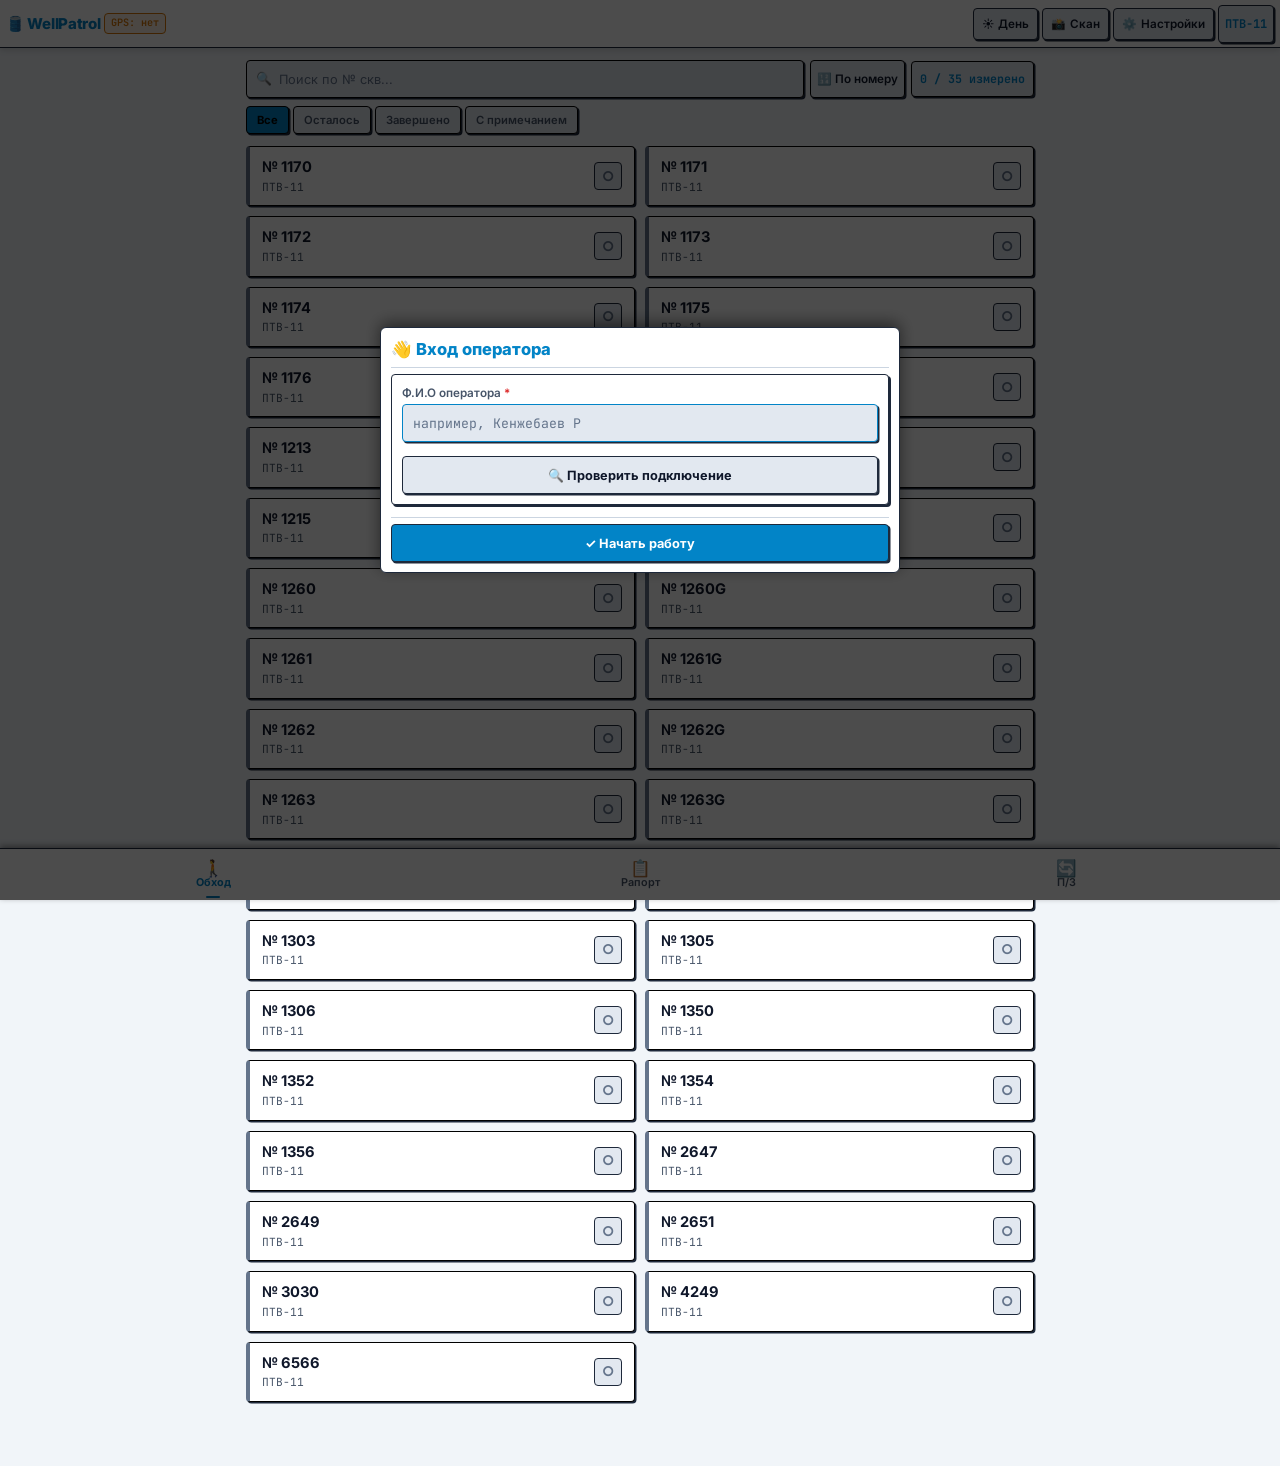
<file: index.html>
<!DOCTYPE html>
<html lang="ru">
<head>
  <meta charset="UTF-8">
  <meta name="viewport" content="width=device-width, initial-scale=1.0, maximum-scale=1.0, user-scalable=no, viewport-fit=cover">
  <meta name="color-scheme" content="dark">
  <meta name="theme-color" content="#161b22" id="meta-theme-color">
  <meta name="apple-mobile-web-app-capable" content="yes">
  <meta name="apple-touch-fullscreen" content="yes">
  <meta name="apple-mobile-web-app-status-bar-style" content="black-translucent" id="meta-apple-status">
  <meta name="mobile-web-app-capable" content="yes">
  <meta name="description" content="🛢️ WellPatrol — мобильное приложение для операторов по добыче нефти">
  <title>🛢️ WellPatrol</title>
  <script>
    (function() {
      var saved = localStorage.getItem('dng_theme');
      var isLight = saved === 'light' || (!saved && window.matchMedia && window.matchMedia('(prefers-color-scheme: light)').matches);
      document.documentElement.setAttribute('data-theme', isLight ? 'light' : 'dark');
      var meta = document.getElementById('meta-theme-color');
      if (meta) meta.setAttribute('content', '#161b22');
      var appleMeta = document.getElementById('meta-apple-status');
      if (appleMeta) appleMeta.setAttribute('content', 'black-translucent');
    })();
  </script>
  <link rel="icon" type="image/x-icon" href="favicons/favicon.ico">
  <link rel="icon" type="image/png" sizes="16x16" href="favicons/favicon-16x16.png">
  <link rel="icon" type="image/png" sizes="32x32" href="favicons/favicon-32x32.png">
  <link rel="icon" type="image/png" sizes="48x48" href="favicons/favicon-48x48.png">
  <link rel="apple-touch-icon" sizes="180x180" href="favicons/apple-touch-icon.png">
  <link rel="manifest" href="manifest.json">
  <link rel="preconnect" href="https://fonts.googleapis.com">
  <link rel="preconnect" href="https://fonts.gstatic.com" crossorigin>
  <link href="https://fonts.googleapis.com/css2?family=Inter:wght@400;500;600;700;800&family=JetBrains+Mono:wght@400;500;600;700&display=swap" rel="stylesheet">
  <link rel="stylesheet" href="style.css">
</head>
<body>

  <!-- ШАПКА -->
  <header class="app-header">
    <div class="app-header-content">
      <div class="brand">
        <span class="logo">🛢️ WellPatrol</span>
        <span id="gps-status" class="gps-badge">GPS: поиск...</span>
      </div>
      <div class="header-controls">
        <button type="button" class="btn-header-action btn-theme-toggle" id="btn-theme-toggle" title="Переключить тему (День / Ночь)">
          <span id="theme-icon">🌙</span> <span class="btn-text" id="theme-text">Ночь</span>
        </button>
        <button type="button" class="btn-header-action btn-scan-action" id="btn-open-scan" title="Распознать суточный рапорт с фото (Gemini)">
          <span>📸</span> <span class="btn-text">Скан</span>
        </button>
        <button type="button" class="btn-header-action" id="btn-open-settings" title="Настройки и Синхронизация">
          <span>⚙️</span> <span class="btn-text">Настройки</span>
        </button>
        <div class="ptv-control">
          <select id="ptv-select">
            <option value="9">ПТВ-9</option>
            <option value="10">ПТВ-10</option>
            <option value="11" selected>ПТВ-11</option>
            <option value="12">ПТВ-12</option>
            <option value="13">ПТВ-13</option>
          </select>
        </div>
      </div>
    </div>
  </header>

  <!-- КОНТЕНТ -->
  <main class="content-area">

    <!-- Таб 1: ОБХОД -->
    <section id="tab-patrol" class="tab-pane active">
      <div class="filter-bar">
        <div class="search-wrap">
          <span class="search-icon">🔍</span>
          <input type="text" id="well-search" placeholder="Поиск по № скв..." inputmode="numeric" autocomplete="off">
        </div>
        <div class="sort-wrap">
          <select id="patrol-sort-select" title="Сортировка скважин">
            <option value="num">🔢 По номеру</option>
            <option value="gps">📍 По GPS</option>
          </select>
        </div>
        <div class="summary-pill" id="patrol-progress">0 / 0</div>
      </div>
      <div class="filter-pills" id="patrol-filter-pills">
        <button class="pill-btn active" data-filter="all">Все</button>
        <button class="pill-btn" data-filter="todo">Осталось</button>
        <button class="pill-btn" data-filter="done">Завершено</button>
        <button class="pill-btn" data-filter="notes">С примечанием</button>
      </div>
      <div id="wells-list" class="wells-container"></div>
    </section>

    <!-- Таб 2: РАПОРТ -->
    <section id="tab-report" class="tab-pane">
      <div class="report-toolbar">
        <div class="date-selector">
          <label for="report-date">Дата:</label>
          <input type="date" id="report-date">
        </div>
        <div class="report-toolbar-actions" style="display:flex; gap:6px; flex-wrap:wrap;">
          <button type="button" class="btn btn-secondary btn-header-action" id="btn-open-bulk-edit" style="height:32px; padding:0 8px; font-size:0.78rem; border-radius:var(--r-sm);" title="Массовое добавление / редактирование / удаление замеров">
            <span>📝</span> <span class="btn-text">Массовый ввод</span>
          </button>
          <button type="button" class="btn btn-secondary btn-header-action" id="btn-open-excel-export" style="height:32px; padding:0 8px; font-size:0.78rem; border-radius:var(--r-sm);" title="Экспорт суточного рапорта в XLSX (для печати)">
            <span>📊</span> <span class="btn-text">Рапорт XLSX</span>
          </button>
        </div>
      </div>
      <div class="table-scroll-wrapper">
        <table class="report-table" id="report-table">
          <thead>
            <tr>
              <th>Скв</th><th>Показания</th><th>Q</th>
              <th>P б</th><th>P з</th><th>Об</th><th>t°</th>
              <th>⏰</th><th>📝</th>
            </tr>
          </thead>
          <tbody id="report-table-body"></tbody>
        </table>
      </div>
    </section>

    <!-- Таб 3: П/З (ПЕРЕЗАМЕР) -->
    <section id="tab-pz" class="tab-pane">
      <div class="filter-bar">
        <div class="search-wrap">
          <span class="search-icon">🔍</span>
          <input type="text" id="pz-search" placeholder="Поиск в П/З..." autocomplete="off">
        </div>
        <button type="button" class="btn btn-primary btn-add-pz-manual" id="btn-add-pz-manual">+ П/З</button>
      </div>
      <div class="filter-pills" id="pz-filter-pills">
        <button class="pill-btn active" data-pz-filter="all">Все</button>
        <button class="pill-btn" data-pz-filter="pending">Ожидают 2-й замер</button>
        <button class="pill-btn" data-pz-filter="done">Завершенные</button>
      </div>
      <div id="pz-list" class="pz-container"></div>
    </section>
  </main>

  <!-- НИЖНЯЯ НАВИГАЦИЯ -->
  <nav class="bottom-nav">
    <button class="nav-btn active" data-tab="tab-patrol">
      <span class="nav-icon">🚶</span>
      <span class="nav-label">Обход</span>
    </button>
    <button class="nav-btn" data-tab="tab-report">
      <span class="nav-icon">📋</span>
      <span class="nav-label">Рапорт</span>
    </button>
    <button class="nav-btn" data-tab="tab-pz">
      <span class="nav-icon">🔄</span>
      <span class="nav-label">П/З</span>
    </button>
  </nav>

  <!-- МОДАЛ: ЗАМЕР СКВАЖИНЫ -->
  <div id="modal-measure" class="modal hidden">
    <div class="modal-backdrop" id="modal-backdrop"></div>
    <div class="modal-content">
      <div class="modal-header">
        <div>
          <h2 id="modal-well-title">№ 1170</h2>
          <span class="sub-title" id="modal-ptv-title">ПТВ-11</span>
        </div>
        <button class="modal-close" id="btn-close-modal">&times;</button>
      </div>
      <form id="form-measure" novalidate>
        <input type="hidden" id="form-well-id">

        <!-- Кнопка/ползунок П/З (Перезамер) -->
        <div class="pz-toggle-card" id="pz-toggle-card">
          <div class="pz-toggle-info">
            <span class="pz-toggle-title">🔄 В журнал П/З (Перезамер)</span>
            <span class="pz-toggle-sub">Клонировать № СКВ, время и показания в П/З</span>
          </div>
          <label class="switch">
            <input type="checkbox" id="input-pz-clone">
            <span class="slider round"></span>
          </label>
        </div>

        <div class="form-row two-cols">
          <div class="form-group">
            <label>Время</label>
            <input type="time" id="input-time" required>
          </div>
          <div class="form-group">
            <label>Дата</label>
            <input type="date" id="input-date" required>
          </div>
        </div>
        <div class="form-group highlight-box">
          <div class="row-between">
            <label>Показания</label>
            <span class="prev-badge" id="prev-meter-text">Последний: —</span>
          </div>
          <input type="number" id="input-meter" step="any" inputmode="numeric" placeholder="0" required>
        </div>
        <div class="form-group highlight-box-accent">
          <label>Q факт (м³/сут)</label>
          <div class="input-badge-wrap">
            <input type="number" id="input-flow" step="any" inputmode="decimal" placeholder="">
            <span class="autocalc-badge hidden" id="flow-autocalc-badge">⚡ Авто</span>
          </div>
          <div class="field-warn hidden" id="warn-flow"></div>
        </div>
        <div class="form-row two-cols">
          <div class="form-group">
            <label>P буф</label>
            <input type="number" id="input-pbuf" step="0.1" inputmode="decimal" placeholder="0.0">
            <div class="field-warn hidden" id="warn-pbuf"></div>
          </div>
          <div class="form-group">
            <label>P зат</label>
            <input type="number" id="input-pzat" step="0.1" inputmode="decimal" placeholder="0.0">
            <div class="field-warn hidden" id="warn-pzat"></div>
          </div>
        </div>
        <div class="form-row two-cols">
          <div class="form-group">
            <label>Об/Чк</label>
            <input type="number" id="input-strokes" step="1" inputmode="numeric" placeholder="0">
          </div>
          <div class="form-group">
            <label>t°C</label>
            <input type="number" id="input-temp" step="1" inputmode="numeric" placeholder="0">
          </div>
        </div>
        <div class="form-group">
          <label>Примечание</label>
          <input type="text" id="input-notes" placeholder="Текст">
        </div>

        <!-- Секция: История замеров и график -->
        <div class="history-block">
          <button type="button" class="btn-history-toggle" id="btn-toggle-history">
            <span>📈 История замеров (7 дней)</span>
            <span id="history-arrow">▼</span>
          </button>
          <div class="history-content hidden" id="history-content">
            <div class="history-chart-container" id="history-chart"></div>
            <div class="history-table-wrapper">
              <table class="mini-history-table">
                <thead>
                  <tr><th>Дата</th><th>Показания</th><th>Q</th><th>P б</th><th>P з</th></tr>
                </thead>
                <tbody id="history-table-body"></tbody>
              </table>
            </div>
          </div>
        </div>

        <div class="modal-footer">
          <button type="button" class="btn btn-secondary" id="btn-cancel-modal">Отмена</button>
          <button type="submit" class="btn btn-primary">Сохранить</button>
        </div>
      </form>
    </div>
  </div>

  <!-- МОДАЛ: НАСТРОЙКИ & СИНХРОНИЗАЦИЯ -->
  <div id="modal-settings" class="modal hidden">
    <div class="modal-backdrop" id="settings-backdrop"></div>
    <div class="modal-content">
      <div class="modal-header">
        <div>
          <h2 id="settings-modal-title">⚙️ Настройки</h2>
        </div>
        <button class="modal-close" id="btn-close-settings">&times;</button>
      </div>

      <div class="card settings-card">
        <div class="form-group">
          <label for="setting-operator-name">Ф.И.О оператора <span style="color:var(--c-danger);">*</span></label>
          <input type="text" id="setting-operator-name" placeholder="например, Кенжебаев Р" required autocomplete="name">
        </div>

        <div style="margin-top:14px; display:flex; gap:8px; align-items:center;">
          <button type="button" class="btn btn-secondary btn-sm" id="btn-test-connection" style="flex:1;">
            🔍 Проверить подключение
          </button>
        </div>
        <div id="connection-status-msg" style="font-size:0.75rem; margin-top:8px; display:none; padding:6px 10px; border-radius:var(--r-sm);"></div>
      </div>

      <div class="modal-footer" style="margin-top:12px; display:flex; gap:8px; justify-content:flex-end;">
        <button type="button" class="btn btn-secondary" id="btn-cancel-settings">Отмена</button>
        <button type="button" class="btn btn-primary" id="btn-save-settings">✓ Сохранить</button>
      </div>
    </div>
  </div>

  <!-- МОДАЛ: ДОБАВИТЬ/РЕДАКТИРОВАТЬ П/З -->
  <div id="modal-pz-edit" class="modal hidden">
    <div class="modal-backdrop" id="pz-edit-backdrop"></div>
    <div class="modal-content">
      <div class="modal-header">
        <div>
          <h2 id="pz-modal-title">Перезамер (П/З)</h2>
          <span class="sub-title">Карточка перезамера</span>
        </div>
        <button class="modal-close" id="btn-close-pz-edit">&times;</button>
      </div>
      <form id="form-pz-edit" novalidate>
        <input type="hidden" id="pz-edit-id">
        <div class="form-group">
          <div class="row-between">
            <label>Номер скважины</label>
            <span id="pz-edit-ptv-badge" class="well-db-badge empty">—</span>
          </div>
          <input type="text" id="pz-edit-well-number" required placeholder="например, 1170">
        </div>
        <div class="highlight-box">
          <div class="row-between">
            <label style="font-weight:700; color:var(--c-primary);">Замер 1</label>
          </div>
          <div class="form-row two-cols" style="margin-bottom:0;">
            <div class="form-group">
              <label>Показание 1</label>
              <input type="number" step="any" id="pz-edit-v1" required placeholder="0">
            </div>
            <div class="form-group">
              <label>Дата и Время 1</label>
              <input type="datetime-local" id="pz-edit-t1" required>
            </div>
          </div>
        </div>
        <div class="highlight-box-accent">
          <div class="row-between">
            <label style="font-weight:700; color:var(--c-success);">Замер 2</label>
          </div>
          <div class="form-row two-cols" style="margin-bottom:0;">
            <div class="form-group">
              <label>Показание 2</label>
              <input type="number" step="any" id="pz-edit-v2" placeholder="Не заполнено">
            </div>
            <div class="form-group">
              <label>Дата и Время 2</label>
              <input type="datetime-local" id="pz-edit-t2">
            </div>
          </div>
        </div>
        <div class="modal-footer">
          <button type="button" class="btn btn-secondary" id="btn-cancel-pz-edit">Отмена</button>
          <button type="submit" class="btn btn-primary">Сохранить</button>
        </div>
      </form>
    </div>
  </div>

  <!-- МОДАЛ: КЛОНИРОВАТЬ П/З -->
  <div id="modal-pz-clone" class="modal hidden">
    <div class="modal-backdrop" id="pz-clone-backdrop"></div>
    <div class="modal-content">
      <div class="modal-header">
        <div>
          <h2>Клонировать П/З <span id="pz-clone-well-name" class="sub-title"></span></h2>
          <span class="sub-title">Создать новую запись в П/З</span>
        </div>
        <button class="modal-close" id="btn-close-pz-clone">&times;</button>
      </div>
      <form id="form-pz-clone" novalidate>
        <input type="hidden" id="pz-clone-source-id">
        <div class="form-group">
          <div class="row-between">
            <label>Номер новой скважины</label>
            <span id="pz-clone-ptv-badge" class="well-db-badge empty">—</span>
          </div>
          <input type="text" id="pz-clone-well-number" required>
        </div>
        <div class="form-group">
          <label style="font-weight:600; margin-bottom:8px;">Какое показание использовать как стартовое?</label>
          <div style="display:flex; flex-direction:column; gap:8px;">
            <label style="display:flex; align-items:center; gap:8px; padding:10px; border:1px solid var(--c-border); border-radius:var(--r-sm); cursor:pointer; background-color:var(--c-surface);">
              <input type="radio" name="pz-clone-source" value="1" checked>
              <span style="font-size:0.85rem; font-weight:600;">Замер 1: <span id="pz-clone-v1-text" style="font-family:monospace; font-weight:700;"></span> (<span id="pz-clone-t1-text" style="color:var(--c-text-muted);"></span>)</span>
            </label>
            <label id="pz-clone-opt-2-wrap" style="display:flex; align-items:center; gap:8px; padding:10px; border:1px solid var(--c-border); border-radius:var(--r-sm); cursor:pointer; background-color:var(--c-surface);">
              <input type="radio" name="pz-clone-source" value="2">
              <span style="font-size:0.85rem; font-weight:600;">Замер 2: <span id="pz-clone-v2-text" style="font-family:monospace; font-weight:700;"></span> (<span id="pz-clone-t2-text" style="color:var(--c-text-muted);"></span>)</span>
            </label>
          </div>
        </div>
        <div class="modal-footer">
          <button type="button" class="btn btn-secondary" id="btn-cancel-pz-clone">Отмена</button>
          <button type="submit" class="btn btn-primary">Создать клон</button>
        </div>
      </form>
    </div>
  </div>
  <!-- МОДАЛ: ИМПОРТ РАПОРТА С ФОТО (GEMINI) -->
  <div id="modal-scan-ocr" class="modal hidden">
    <div class="modal-backdrop" id="scan-backdrop"></div>
    <div class="modal-content scan-modal-content">
      <div class="modal-header">
        <div>
          <h2>📸 Скан рапорта (Gemini)</h2>
          <span class="sub-title">Автораспознавание рукописного рапорта с фото</span>
        </div>
        <button class="modal-close" id="btn-close-scan">&times;</button>
      </div>

      <!-- Зона 1: Загрузка снимка и API ключ -->
      <div class="scan-step-1" id="scan-step-1">
        <div class="api-key-config-box">
          <div class="row-between" style="margin-bottom:4px;">
            <label for="input-gemini-key" style="font-weight:700;font-size:0.78rem;">🔑 Gemini API Key:</label>
            <span style="font-size:0.7rem;color:var(--c-text-muted);">Сохраняется локально</span>
          </div>
          <input type="password" id="input-gemini-key" placeholder="AIzaSy..." autocomplete="off">
        </div>

        <div class="scan-upload-box">
          <div class="upload-icon">📄📸</div>
          <p class="upload-title">Сфотографируйте или выберите снимки А4 рапорта</p>
          <p class="upload-sub">Поддерживается рукописная таблица ПТВ</p>
          <label for="input-report-photo" class="btn btn-primary btn-upload-photo">
            <span>📷 Выбрать фото / Сделать снимок</span>
          </label>
          <input type="file" id="input-report-photo" accept="image/*" class="hidden">
        </div>
      </div>

      <!-- Зона 2: Загрузка/Распознавание -->
      <div class="scan-loading hidden" id="scan-loading">
        <div class="spinner"></div>
        <p class="loading-text">Распознаём рукописный рапорт с помощью Gemini...</p>
        <span class="loading-sub">Извлечение показаний, Q, давления, температуры и времени</span>
      </div>

      <!-- Зона 3: Таблица сверки результатов -->
      <div class="scan-step-2 hidden" id="scan-step-2">
        <div class="scan-summary-bar">
          <div class="scan-date-wrap">
            <label for="scan-input-date" style="font-weight:700;">📅 Дата рапорта <span style="color:var(--c-danger);">*</span>:</label>
            <input type="date" id="scan-input-date" class="scan-date-input" required>
          </div>
          <button type="button" class="btn btn-secondary btn-sm" id="btn-scan-add-row" style="height:28px; padding:0 8px; font-size:0.75rem;" title="Добавить строку вручную">➕ Строка</button>
          <span id="scan-count-text" class="scan-count-tag">Найдено: <b>0</b> замеров</span>
        </div>
        <div class="scan-table-wrapper">
          <table class="scan-preview-table">
            <thead>
              <tr>
                <th><input type="checkbox" id="scan-check-all" checked></th>
                <th>СКВ</th>
                <th>Статус БД</th>
                <th>Показания</th>
                <th>Q</th>
                <th>P б</th>
                <th>P з</th>
                <th>Об/м</th>
                <th>t°</th>
                <th>Время</th>
                <th>🗑️</th>
              </tr>
            </thead>
            <tbody id="scan-table-body"></tbody>
          </table>
        </div>
        <div class="modal-footer" style="margin-top:12px;display:flex;gap:8px;justify-content:flex-end;">
          <button type="button" class="btn btn-secondary" id="btn-cancel-scan">Отмена</button>
          <button type="button" class="btn btn-primary" id="btn-apply-scan">✓ Импортировать в базу</button>
        </div>
      </div>
    </div>
  </div>

  <!-- МОДАЛ: МАССОВОЕ ДОБАВЛЕНИЕ / РЕДАКТИРОВАНИЕ / УДАЛЕНИЕ ЗА ДАТУ -->
  <div id="modal-bulk-edit" class="modal hidden">
    <div class="modal-backdrop" id="bulk-edit-backdrop"></div>
    <div class="modal-content scan-modal-content">
      <div class="modal-header">
        <div>
          <h2>📝 Массовый ввод & редактирование</h2>
          <span class="sub-title">Быстрое изменение и очистка замеров за выбранную дату</span>
        </div>
        <button class="modal-close" id="btn-close-bulk-edit">&times;</button>
      </div>

      <div class="scan-summary-bar" style="margin-bottom:8px;">
        <span id="bulk-count-text" class="scan-count-tag">--.--.---- | Скважин в списке: <b>0</b></span>
      </div>

      <div class="scan-table-wrapper">
        <table class="scan-preview-table bulk-preview-table">
          <thead>
            <tr>
              <th>СКВ</th>
              <th>Показания</th>
              <th>Q</th>
              <th>P б</th>
              <th>P з</th>
              <th>Об/м</th>
              <th>t°</th>
              <th>Время</th>
              <th>Прим.</th>
              <th>✕</th>
            </tr>
          </thead>
          <tbody id="bulk-table-body"></tbody>
        </table>
      </div>

      <div class="modal-footer" style="margin-top:12px;display:flex;gap:8px;justify-content:flex-end;">
        <button type="button" class="btn btn-secondary" id="btn-cancel-bulk-edit">Отмена</button>
        <button type="button" class="btn btn-primary" id="btn-apply-bulk-edit">✓ Сохранить изменения в БД</button>
      </div>
    </div>
  </div>

  <!-- МОДАЛ: ЭКСПОРТ СУТОЧНОГО РАПОРТА (XLSX) -->
  <div id="modal-excel-export" class="modal hidden">
    <div class="modal-backdrop" id="excel-export-backdrop"></div>
    <div class="modal-content">
      <div class="modal-header">
        <div>
          <h2>📊 Экспорт суточного рапорта</h2>
          <span class="sub-title" id="excel-export-ptv-date-label">ПТВ-11 | Дата: 30.09.2026</span>
        </div>
        <button class="modal-close" id="btn-close-excel-export">&times;</button>
      </div>
      <form id="form-excel-export" novalidate>
        <div class="form-group">
          <label for="export-master-fio">Ф.И.О Мастера <span style="color:var(--c-danger);">*</span></label>
          <input type="text" id="export-master-fio" required placeholder="например, Кенжебаев Р">
        </div>
        <div class="form-group" style="margin-top:4px; margin-bottom:12px;">
          <div style="font-size:0.78rem; color:var(--c-text-muted); display:flex; align-items:center; gap:6px;">
            <span>Оператор:</span>
            <b id="export-operator-badge" style="color:var(--c-primary); font-family:var(--font-mono);">—</b>
          </div>
        </div>
        <div class="modal-footer">
          <button type="button" class="btn btn-secondary" id="btn-cancel-excel-export">Отмена</button>
          <button type="submit" class="btn btn-primary" id="btn-submit-excel-export">📥 Скачать XLSX</button>
        </div>
      </form>
    </div>
  </div>

  <!-- TOAST -->
  <div id="toast" class="toast hidden"></div>

  <script src="./xlsx-populate.min.js"></script>
  <script src="db.js"></script>
  <script src="app.js"></script>
  <script>
    if ('serviceWorker' in navigator) {
      navigator.serviceWorker.register('sw.js').then(function(reg) {
        reg.update();
      }).catch(console.error);
    }
  </script>
</body>
</html>
</file>
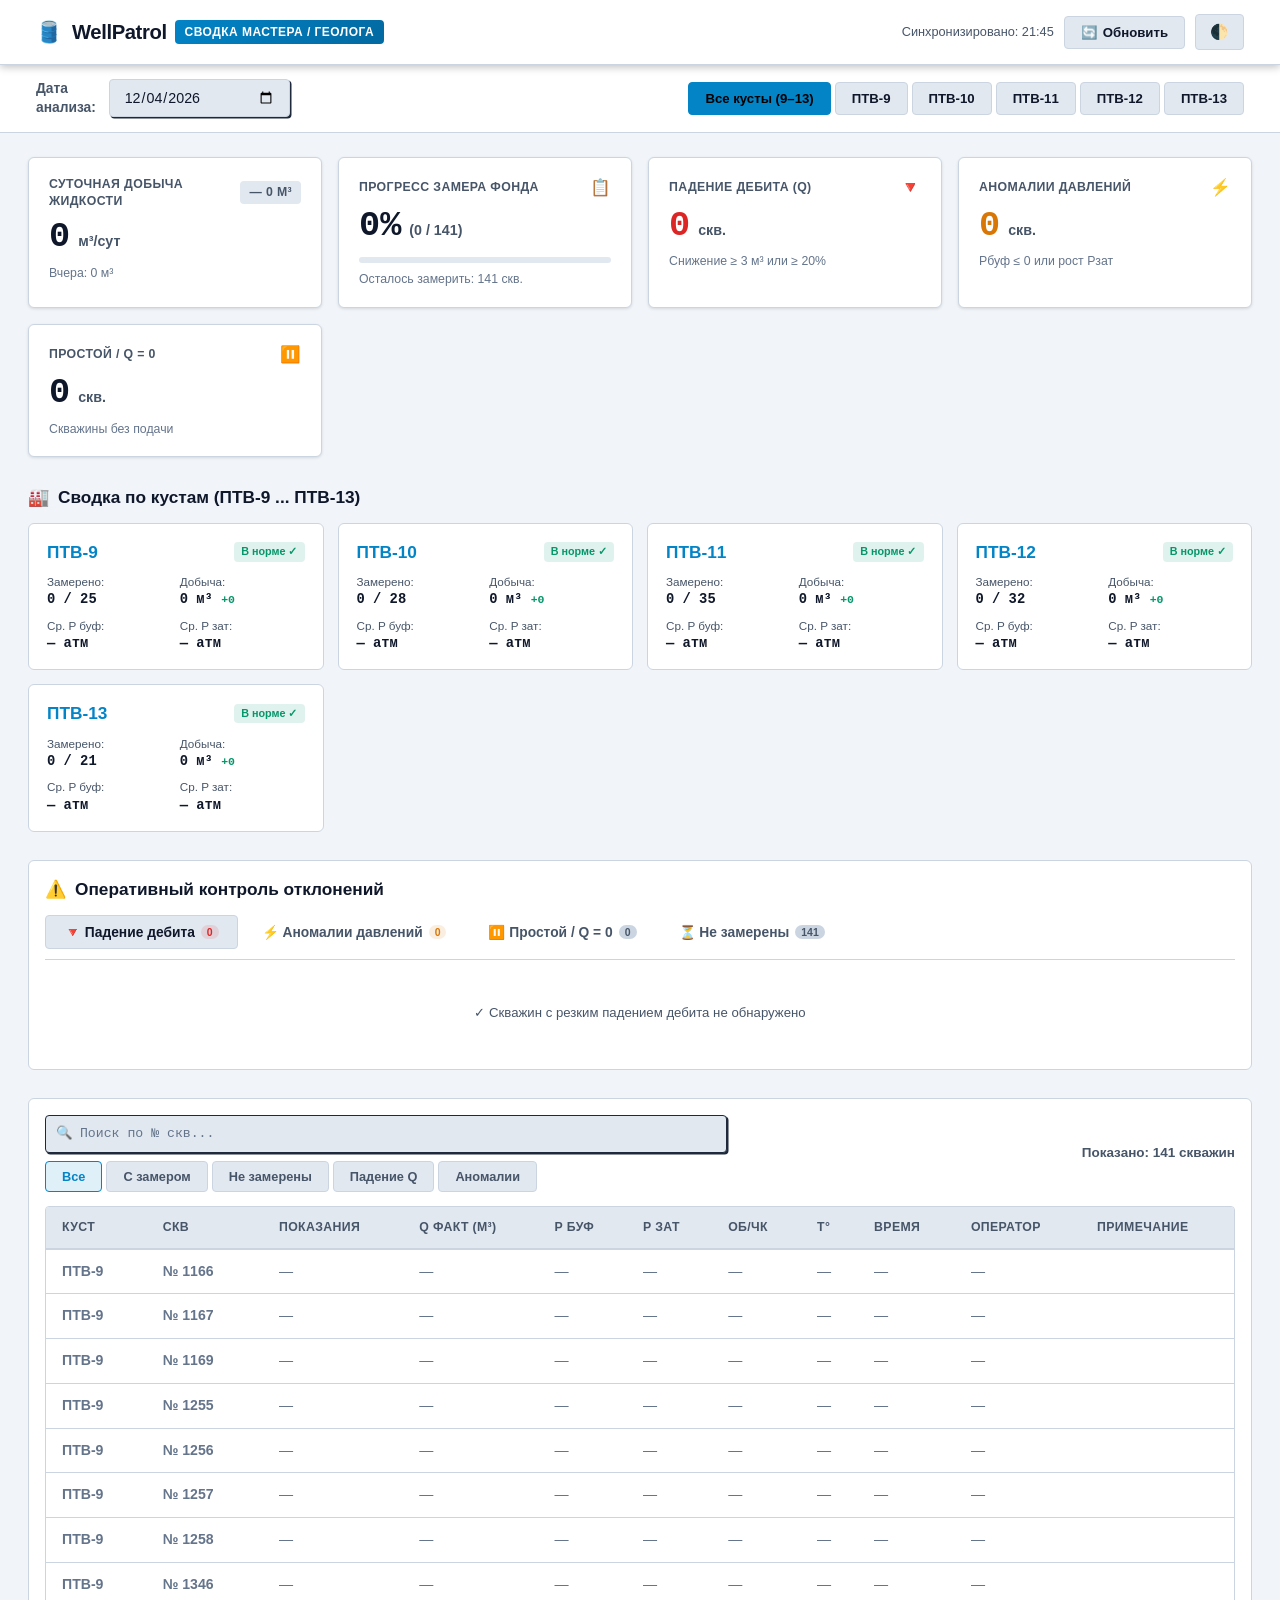
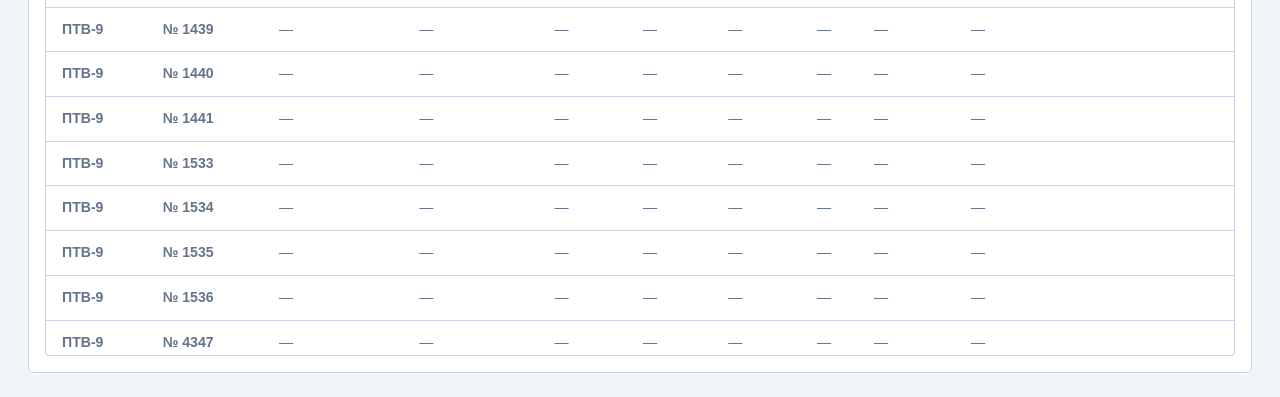
<file: dashboard.html>
<!DOCTYPE html>
<html lang="ru" data-theme="dark">
<head>
  <meta charset="UTF-8">
  <meta name="viewport" content="width=device-width, initial-scale=1.0, maximum-scale=1.0, user-scalable=no">
  <title>WellPatrol · Сводный дашборд Мастера и Геолога</title>
  
  <link rel="icon" type="image/x-icon" href="./favicons/favicon.ico">
  <link rel="icon" type="image/png" sizes="32x32" href="./favicons/favicon-32x32.png">
  <link rel="icon" type="image/png" sizes="16x16" href="./favicons/favicon-16x16.png">
  <link rel="apple-touch-icon" sizes="180x180" href="./favicons/apple-touch-icon.png">
  <link rel="manifest" href="./manifest.json">
  <meta name="theme-color" content="#161b22">

  <link rel="stylesheet" href="./style.css">
  <link rel="stylesheet" href="./dashboard.css">
</head>
<body class="dashboard-page">

  <!-- ── 1. ВЕРХНЯЯ ШАПКА ────────────────────────────────────── -->
  <header class="dash-header">
    <div class="dash-header-inner">
      <div class="dash-brand">
        <span style="font-size:1.4rem;">🛢️</span>
        <div class="dash-title">
          <span>WellPatrol</span>
          <span class="dash-badge-role">Сводка Мастера / Геолога</span>
        </div>
      </div>

      <div class="dash-header-actions">
        <span class="dash-sync-info" id="dash-sync-time">Синхронизировано: —</span>
        <button type="button" class="dash-btn-sync" id="btn-dash-sync" title="Запросить свежие замеры из Google Таблицы">
          <span class="spin-icon">🔄</span> <span>Обновить</span>
        </button>
        <button type="button" class="dash-theme-btn" id="btn-dash-theme" title="Сменить тему">🌓</button>
      </div>
    </div>
  </header>

  <!-- ── 2. ПАНЕЛЬ УПРАВЛЕНИЯ И ФИЛЬТРОВ ─────────────────────── -->
  <div class="dash-controls">
    <div class="dash-controls-inner">
      <div class="dash-date-picker">
        <label for="dash-date">Дата анализа:</label>
        <input type="date" id="dash-date">
      </div>

      <div class="dash-ptv-filters" id="dash-ptv-bar">
        <button type="button" class="dash-ptv-btn active" data-ptv="all">Все кусты (9–13)</button>
        <button type="button" class="dash-ptv-btn" data-ptv="9">ПТВ-9</button>
        <button type="button" class="dash-ptv-btn" data-ptv="10">ПТВ-10</button>
        <button type="button" class="dash-ptv-btn" data-ptv="11">ПТВ-11</button>
        <button type="button" class="dash-ptv-btn" data-ptv="12">ПТВ-12</button>
        <button type="button" class="dash-ptv-btn" data-ptv="13">ПТВ-13</button>
      </div>
    </div>
  </div>

  <!-- ── 3. ОСНОВНОЙ КОНТЕНТ ─────────────────────────────────── -->
  <main class="dash-content">

    <!-- БЛОК 1: Главные KPI дня -->
    <section class="kpi-grid">
      <!-- KPI 1: Суммарный дебит -->
      <div class="kpi-card" id="card-kpi-q">
        <div class="kpi-header">
          <span>Суточная добыча жидкости</span>
          <span class="kpi-diff neutral" id="diff-total-q">—</span>
        </div>
        <div class="kpi-value-row">
          <span class="kpi-main-val" id="val-total-q">0</span>
          <span class="kpi-unit">м³/сут</span>
        </div>
        <div class="kpi-footer" id="subtext-total-q">Вчера: — м³</div>
      </div>

      <!-- KPI 2: Прогресс обхода -->
      <div class="kpi-card" id="card-kpi-progress">
        <div class="kpi-header">
          <span>Прогресс замера фонда</span>
          <span class="kpi-icon">📋</span>
        </div>
        <div class="kpi-value-row">
          <span class="kpi-main-val" id="val-progress-pct">0%</span>
          <span class="kpi-unit" id="val-progress-counts">(0 / 0)</span>
        </div>
        <div class="kpi-progress-bar">
          <div class="kpi-progress-fill" id="fill-progress" style="width:0%;"></div>
        </div>
        <div class="kpi-footer" id="subtext-progress">Осталось замерить: 0</div>
      </div>

      <!-- KPI 3: Падения дебита -->
      <div class="kpi-card clickable" id="card-kpi-drops" title="Показать скважины с падением дебита">
        <div class="kpi-header">
          <span>Падение дебита (Q)</span>
          <span class="kpi-icon">🔻</span>
        </div>
        <div class="kpi-value-row">
          <span class="kpi-main-val" id="val-drops-count" style="color:var(--c-danger);">0</span>
          <span class="kpi-unit">скв.</span>
        </div>
        <div class="kpi-footer">Снижение ≥ 3 м³ или ≥ 20%</div>
      </div>

      <!-- KPI 4: Аномалии давлений -->
      <div class="kpi-card clickable" id="card-kpi-anomalies" title="Показать скважины с аномальным давлением">
        <div class="kpi-header">
          <span>Аномалии давлений</span>
          <span class="kpi-icon">⚡</span>
        </div>
        <div class="kpi-value-row">
          <span class="kpi-main-val" id="val-anomalies-count" style="color:var(--c-warning);">0</span>
          <span class="kpi-unit">скв.</span>
        </div>
        <div class="kpi-footer">Pбуф ≤ 0 или рост Pзат</div>
      </div>

      <!-- KPI 5: Нулевой дебит -->
      <div class="kpi-card clickable" id="card-kpi-zero" title="Показать скважины с Q=0">
        <div class="kpi-header">
          <span>Простой / Q = 0</span>
          <span class="kpi-icon">⏸️</span>
        </div>
        <div class="kpi-value-row">
          <span class="kpi-main-val" id="val-zero-count">0</span>
          <span class="kpi-unit">скв.</span>
        </div>
        <div class="kpi-footer">Скважины без подачи</div>
      </div>
    </section>

    <!-- БЛОК 2: Сводка по кустам (ПТВ-9 ... ПТВ-13) -->
    <section>
      <div class="section-title">
        <span>🏭</span> <span>Сводка по кустам (ПТВ-9 ... ПТВ-13)</span>
      </div>
      <div class="ptv-cards-grid" id="ptv-summary-container">
        <!-- Генерируется динамически в dashboard.js -->
      </div>
    </section>

    <!-- БЛОК 3: Оперативный «Тревожный список» / Алерты -->
    <section class="alerts-section">
      <div class="section-title">
        <span>⚠️</span> <span>Оперативный контроль отклонений</span>
      </div>
      <div class="alerts-tabs" id="alerts-tab-bar">
        <button type="button" class="alert-tab-btn active" data-alert-tab="drops">
          <span>🔻 Падение дебита</span>
          <span class="alert-tab-badge red" id="badge-tab-drops">0</span>
        </button>
        <button type="button" class="alert-tab-btn" data-alert-tab="pressures">
          <span>⚡ Аномалии давлений</span>
          <span class="alert-tab-badge amber" id="badge-tab-pressures">0</span>
        </button>
        <button type="button" class="alert-tab-btn" data-alert-tab="zeros">
          <span>⏸️ Простой / Q = 0</span>
          <span class="alert-tab-badge gray" id="badge-tab-zeros">0</span>
        </button>
        <button type="button" class="alert-tab-btn" data-alert-tab="unmeasured">
          <span>⏳ Не замерены</span>
          <span class="alert-tab-badge gray" id="badge-tab-unmeasured">0</span>
        </button>
      </div>

      <div class="alerts-list" id="alerts-list-container">
        <!-- Карточки отклонений генерируются в dashboard.js -->
      </div>
    </section>

    <!-- БЛОК 4: Полная сводная таблица всех скважин (как в "Рапорте") -->
    <section class="full-table-section">
      <div class="table-toolbar">
        <div class="table-filters-left">
          <input type="text" id="table-search-input" class="dash-search-box" placeholder="🔍 Поиск по № скв..." autocomplete="off">
          
          <div class="table-filter-pills" id="table-filter-pills">
            <button type="button" class="table-pill-btn active" data-filter="all">Все</button>
            <button type="button" class="table-pill-btn" data-filter="done">С замером</button>
            <button type="button" class="table-pill-btn" data-filter="todo">Не замерены</button>
            <button type="button" class="table-pill-btn" data-filter="drops">Падение Q</button>
            <button type="button" class="table-pill-btn" data-filter="anomalies">Аномалии</button>
          </div>
        </div>

        <div class="table-actions-right">
          <span class="dash-count-pill" id="table-count-label">Показано: 0 скважин</span>
        </div>
      </div>

      <div class="dash-table-wrap">
        <table class="dash-table" id="dashboard-full-table">
          <thead>
            <tr>
              <th>Куст</th>
              <th>Скв</th>
              <th>Показания</th>
              <th>Q факт (м³)</th>
              <th>P буф</th>
              <th>P зат</th>
              <th>Об/Чк</th>
              <th>t°</th>
              <th>Время</th>
              <th>Оператор</th>
              <th>Примечание</th>
            </tr>
          </thead>
          <tbody id="dashboard-table-body">
            <!-- Строки таблицы генерируются в dashboard.js -->
          </tbody>
        </table>
      </div>
    </section>

  </main>

  <!-- ── 4. МОДАЛЬНОЕ ОКНО ИСТОРИИ И ГРАФИКА СКВАЖИНЫ ────────── -->
  <div class="dash-modal hidden" id="dash-modal-well">
    <div class="dash-modal-backdrop" id="dash-modal-backdrop"></div>
    <div class="dash-modal-dialog">
      <div class="dash-modal-header">
        <div class="dash-modal-title">
          <span id="modal-well-number">№ —</span>
          <span class="dash-badge-role" id="modal-well-ptv">ПТВ-—</span>
        </div>
        <button type="button" class="dash-modal-close" id="btn-close-modal">&times;</button>
      </div>
      <div class="dash-modal-body">
        
        <!-- График тренда (SVG) -->
        <div class="chart-container-box">
          <div class="chart-title-bar">
            <span>📈 Динамика дебита и давлений за 7 замеров</span>
            <div class="chart-legend">
              <span class="legend-item"><span class="legend-dot q-color"></span> Q (м³)</span>
              <span class="legend-item"><span class="legend-dot pbuf-color"></span> P буф</span>
              <span class="legend-item"><span class="legend-dot pzat-color"></span> P зат</span>
            </div>
          </div>
          <div class="svg-chart-wrap" id="modal-svg-chart">
            <!-- Векторный интерактивный SVG график -->
          </div>
        </div>

        <!-- Таблица последних замеров скважины -->
        <div>
          <div class="section-title" style="font-size:0.9rem; margin-bottom:8px;">
            <span>📋 История замеров</span>
          </div>
          <div style="overflow-x:auto;">
            <table class="modal-history-table">
              <thead>
                <tr>
                  <th>Дата</th>
                  <th>Время</th>
                  <th>Счетчик</th>
                  <th>Q (м³)</th>
                  <th>P буф</th>
                  <th>P зат</th>
                  <th>Об/Чк</th>
                  <th>Автор</th>
                  <th>Примечание</th>
                </tr>
              </thead>
              <tbody id="modal-history-tbody"></tbody>
            </table>
          </div>
        </div>

      </div>
    </div>
  </div>

  <!-- Toast контейнер -->
  <div id="dash-toast-container"></div>

  <!-- Подключение скриптов базы и логики дашборда -->
  <script src="./db.js"></script>
  <script src="./dashboard.js"></script>
</body>
</html>
</file>
<file: style.css>
/* ============================================================
   style.css — ДНГ Обходчик (Mobile PWA)
   Ultra-Compact, Pixel-Accurate Mobile Theme • Zero Overflow
   ============================================================ */

/* ── 1. DESIGN TOKENS ─────────────────────────────────────── */
/* ── 1. DESIGN TOKENS & THEMES ─────────────────────────────── */
:root,
html[data-theme="dark"] {
  color-scheme: dark;
  --c-bg: #0d1117;
  --c-surface: #161b22;
  --c-surface-2: #21262d;
  --c-surface-3: #30363d;
  --c-header-bg: #161b22;
  --c-statusbar-bg: #161b22;

  --c-border: #30363d;
  --c-border-strong: #484f58;
  --c-pixel-border: #000000;

  --c-primary: #00e5ff;
  --c-primary-h: #00b8d4;
  --c-primary-light: rgba(0, 229, 255, 0.14);
  --c-btn-primary-text: #000000;

  --c-success: #10b981;
  --c-success-h: #059669;
  --c-success-bg: rgba(16, 185, 129, 0.15);

  --c-warning: #f59e0b;
  --c-warning-h: #d97706;
  --c-warning-bg: rgba(245, 158, 11, 0.15);

  --c-danger: #ef4444;
  --c-danger-h: #dc2626;
  --c-danger-bg: rgba(239, 68, 68, 0.15);

  --c-text: #f0f6fc;
  --c-text-muted: #8b949e;
  --c-text-dim: #6e7681;

  --c-ruler: #ffe600;
  --c-ruler-text: #000000;

  --font-sans: 'Inter', -apple-system, BlinkMacSystemFont, 'Segoe UI', Roboto, sans-serif;
  --font-mono: 'JetBrains Mono', SFMono-Regular, Consolas, monospace;

  --header-h: 48px;
  --nav-h: 52px;

  --r-sm: 4px;
  --r-md: 6px;

  --gap-xs: 3px;
  --gap-sm: 6px;
  --gap-md: 10px;
  --gap-lg: 14px;

  --shadow-pixel: 1.5px 1.5px 0px #000000;
  --shadow-pixel-lg: 2px 2px 0px #000000;

  --sat: env(safe-area-inset-top, 0px);
  --sab: env(safe-area-inset-bottom, 0px);
  --sal: env(safe-area-inset-left, 0px);
  --sar: env(safe-area-inset-right, 0px);
}

html[data-theme="light"] {
  color-scheme: light;
  --c-bg: #f1f5f9;
  --c-surface: #ffffff;
  --c-surface-2: #e2e8f0;
  --c-surface-3: #cbd5e1;
  --c-header-bg: #ffffff;
  --c-statusbar-bg: #161b22;

  --c-border: #cbd5e1;
  --c-border-strong: #94a3b8;
  --c-pixel-border: #1e293b;

  --c-primary: #0284c7;
  --c-primary-h: #0369a1;
  --c-primary-light: rgba(2, 132, 199, 0.12);
  --c-btn-primary-text: #ffffff;

  --c-success: #059669;
  --c-success-h: #047857;
  --c-success-bg: rgba(5, 150, 105, 0.12);

  --c-warning: #d97706;
  --c-warning-h: #b45309;
  --c-warning-bg: rgba(217, 119, 6, 0.12);

  --c-danger: #dc2626;
  --c-danger-h: #b91c1c;
  --c-danger-bg: rgba(220, 38, 38, 0.12);

  --c-text: #0f172a;
  --c-text-muted: #475569;
  --c-text-dim: #64748b;

  --c-ruler: #fef08a;
  --c-ruler-text: #0f172a;

  --shadow-pixel: 1.5px 1.5px 0px #1e293b;
  --shadow-pixel-lg: 2px 2px 0px #1e293b;
}

*, *::before, *::after {
  box-sizing: border-box;
  margin: 0; padding: 0;
  -webkit-tap-highlight-color: transparent;
}

html {
  font-size: 15px; scroll-behavior: smooth; height: 100%;
  background-color: var(--c-bg);
}

body {
  font-family: var(--font-sans);
  background-color: var(--c-bg); color: var(--c-text);
  min-height: 100vh; min-height: 100dvh;
  padding-top: calc(var(--header-h) + var(--sat));
  padding-bottom: calc(var(--nav-h) + var(--sab));
  padding-left: var(--sal); padding-right: var(--sar);
  line-height: 1.4; -webkit-font-smoothing: antialiased;
  overscroll-behavior-y: contain;
}

/* Custom Scrollbars */
::-webkit-scrollbar { width: 5px; height: 5px; }
::-webkit-scrollbar-track { background: var(--c-bg); }
::-webkit-scrollbar-thumb { background: var(--c-surface-3); border-radius: 2px; }
::-webkit-scrollbar-thumb:hover { background: var(--c-primary); }

/* ── 2. COMPACT HEADER ────────────────────────────────────── */
.app-header {
  position: fixed; top: 0; left: 0; right: 0;
  height: calc(var(--header-h) + var(--sat));
  padding-top: var(--sat);
  background-color: var(--c-statusbar-bg);
  z-index: 100;
  transition: background-color 0.2s ease;
}

.app-header-content {
  height: var(--header-h);
  padding: 0 calc(var(--gap-sm) + var(--sar)) 0 calc(var(--gap-sm) + var(--sal));
  background-color: var(--c-header-bg);
  border-bottom: 1.5px solid var(--c-pixel-border);
  box-shadow: 0 2px 6px rgba(0, 0, 0, 0.15);
  display: flex; align-items: center; justify-content: space-between; gap: 4px;
  transition: background-color 0.2s ease, border-color 0.2s ease;
}

.brand {
  display: flex; align-items: center; gap: 4px; min-width: 0; flex-shrink: 1;
}

.logo {
  font-family: var(--font-sans);
  font-size: 1rem; font-weight: 800; color: var(--c-primary);
  letter-spacing: -0.02em; white-space: nowrap; user-select: none;
}

.gps-badge {
  display: inline-flex; align-items: center; padding: 2px 6px;
  font-family: var(--font-mono); font-size: 0.68rem; font-weight: 600;
  border-radius: var(--r-sm); background-color: var(--c-warning-bg);
  color: var(--c-warning); border: 1px solid var(--c-warning);
  white-space: nowrap; transition: all 0.15s ease;
}

.gps-badge.active {
  background-color: var(--c-success-bg); color: var(--c-success); border-color: var(--c-success);
}

.header-controls {
  display: flex; align-items: center; gap: 4px; flex-shrink: 0;
}

.ptv-control select,
#ptv-select {
  height: 32px; padding: 0 6px;
  background-color: var(--c-surface-2); color: var(--c-primary);
  border: 1.5px solid var(--c-pixel-border); border-radius: var(--r-sm);
  font-family: var(--font-mono); font-size: 0.8rem; font-weight: 700;
  cursor: pointer; outline: none; box-shadow: var(--shadow-pixel);
}



.btn-header-action {
  height: 32px; padding: 0 8px; border-radius: var(--r-sm);
  background-color: var(--c-surface-2); border: 1.5px solid var(--c-pixel-border);
  color: var(--c-text); font-family: var(--font-sans);
  font-size: 0.78rem; font-weight: 600;
  display: inline-flex; align-items: center; justify-content: center; gap: 4px;
  cursor: pointer; box-shadow: var(--shadow-pixel); white-space: nowrap;
}

.btn-header-action:active { transform: translate(1px, 1px); }

.btn-theme-toggle {
  background-color: var(--c-surface-2);
  color: var(--c-text);
}

/* ── 3. MAIN CONTAINER & TABS ────────────────────────────── */
.content-area {
  padding: var(--gap-sm); max-width: 580px; margin: 0 auto; width: 100%;
}

.tab-pane { display: none; width: 100%; }
.tab-pane.active { display: block; animation: fadeIn 0.1s ease-out; }

@keyframes fadeIn {
  from { opacity: 0; } to { opacity: 1; }
}

/* ── 4. FILTER BAR ───────────────────────────────────────── */
.filter-bar {
  display: flex; align-items: center; gap: var(--gap-sm); margin-bottom: var(--gap-sm);
}

.search-wrap {
  flex: 1; position: relative; display: flex; align-items: center; min-width: 0;
}

.search-icon {
  position: absolute; left: 10px; font-size: 0.85rem;
  color: var(--c-text-muted); pointer-events: none;
}

.search-wrap input,
#well-search, #pz-search {
  width: 100%; height: 36px; padding: 0 8px 0 32px;
  background-color: var(--c-surface-2);
  border: 1.5px solid #000000; border-radius: var(--r-sm);
  font-family: var(--font-sans); font-size: 0.85rem; color: var(--c-text);
  outline: none; box-shadow: var(--shadow-pixel);
}

.search-wrap input:focus,
#well-search:focus, #pz-search:focus { border-color: var(--c-primary); }

.summary-pill,
#patrol-progress {
  height: 36px; min-height: 36px; padding: 0 8px;
  background-color: var(--c-surface-2);
  border: 1.5px solid #000000; border-radius: var(--r-sm);
  font-family: var(--font-mono); font-size: 0.78rem; font-weight: 700;
  color: var(--c-primary); box-shadow: var(--shadow-pixel);
  display: inline-flex; align-items: center; justify-content: center; white-space: nowrap;
  flex-shrink: 0;
}

.sort-wrap select,
#patrol-sort-select {
  height: 36px; padding: 0 6px;
  background-color: var(--c-surface-2);
  border: 1.5px solid #000000; border-radius: var(--r-sm);
  font-family: var(--font-sans); font-size: 0.78rem; font-weight: 600;
  color: var(--c-text); cursor: pointer; outline: none;
  box-shadow: var(--shadow-pixel); flex-shrink: 0;
}

.btn-add-pz-manual {
  height: 36px !important; min-height: 36px !important;
  padding: 0 10px !important; font-size: 0.8rem !important;
  white-space: nowrap; flex-shrink: 0;
}

/* Filter Pills */
.filter-pills {
  display: flex; gap: 4px; overflow-x: auto;
  padding: 2px 0 6px 0; margin-bottom: var(--gap-sm);
  scrollbar-width: none; -webkit-overflow-scrolling: touch;
}
.filter-pills::-webkit-scrollbar { display: none; }

.pill-btn {
  flex: 0 0 auto; height: 28px; padding: 0 10px;
  font-family: var(--font-sans); font-size: 0.75rem; font-weight: 600;
  border-radius: var(--r-sm); border: 1.5px solid #000000;
  background-color: var(--c-surface-2); color: var(--c-text-muted);
  cursor: pointer; box-shadow: var(--shadow-pixel); white-space: nowrap;
}

.pill-btn.active {
  background-color: var(--c-primary); color: #000000; font-weight: 700;
}

/* ── 5. PATROL WELL CARDS ────────────────────────────────── */
.wells-container {
  display: flex; flex-direction: column; gap: var(--gap-sm);
}

.well-card {
  background-color: var(--c-surface);
  border: 1.5px solid #000000;
  border-left: 4px solid var(--c-text-dim);
  border-radius: var(--r-sm);
  padding: 10px 12px; min-height: 54px;
  display: flex; align-items: center; justify-content: space-between; gap: var(--gap-sm);
  cursor: pointer; box-shadow: var(--shadow-pixel); user-select: none;
}

.well-card:active { transform: translate(1px, 1px); }

.well-card.done {
  border-left-color: var(--c-success);
  background-color: var(--c-surface);
}

.well-info { display: flex; flex-direction: column; gap: 2px; min-width: 0; flex: 1; }

.well-title {
  font-family: var(--font-sans); font-size: 0.98rem; font-weight: 700;
  color: var(--c-text); display: flex; align-items: center; gap: 6px;
}

.well-subtext {
  font-family: var(--font-mono); font-size: 0.75rem; color: var(--c-text-muted);
  white-space: nowrap; overflow: hidden; text-overflow: ellipsis;
}

.distance-tag {
  font-family: var(--font-mono); font-size: 0.68rem; font-weight: 600;
  color: var(--c-primary); background-color: var(--c-primary-light);
  border: 1px solid var(--c-primary); padding: 0 4px; border-radius: var(--r-sm);
}

.card-q-tag { font-weight: 700; color: var(--c-primary); }
.card-q-tag.card-q-drop {
  color: #ef4444 !important;
  background: none !important;
  border: none !important;
  padding: 0;
  font-weight: 800;
  cursor: pointer;
}
.q-drop-text {
  color: #ef4444 !important;
  background: none !important;
  border: none !important;
  padding: 0;
  font-weight: 800;
  cursor: pointer;
  display: inline;
}

.status-check {
  width: 28px; height: 28px; min-width: 28px; min-height: 28px;
  border-radius: var(--r-sm);
  display: flex; align-items: center; justify-content: center;
  font-family: var(--font-sans); font-size: 0.9rem; font-weight: 800;
  color: var(--c-text-dim); background-color: var(--c-surface-2);
  border: 1.5px solid var(--c-pixel-border); flex-shrink: 0;
}

.well-card.done .status-check {
  color: var(--c-btn-primary-text); background-color: var(--c-success); border-color: var(--c-pixel-border);
}

.well-card.locked {
  border-left-color: var(--c-warning);
}

.well-card.locked .status-check {
  background-color: var(--c-warning);
  color: #000000;
  font-size: 0.95rem;
}

/* ── 6. REPORT TABLE ─────────────────────────────────────── */
.report-toolbar {
  display: flex; align-items: center; justify-content: space-between;
  gap: var(--gap-sm); margin-bottom: var(--gap-sm);
}

.date-selector {
  display: flex; align-items: center; gap: 6px;
  font-family: var(--font-sans); font-size: 0.82rem; font-weight: 700;
  color: var(--c-text);
}

.date-selector input[type="date"] {
  height: 36px; padding: 0 6px;
  background-color: var(--c-surface-2);
  border: 1.5px solid var(--c-pixel-border); border-radius: var(--r-sm);
  font-family: var(--font-mono); font-size: 0.8rem; color: var(--c-text);
  box-shadow: var(--shadow-pixel); outline: none;
}

.table-scroll-wrapper {
  overflow-x: auto; -webkit-overflow-scrolling: touch;
  border: 1.5px solid var(--c-pixel-border); border-radius: var(--r-sm);
  background-color: var(--c-surface); box-shadow: var(--shadow-pixel-lg);
  margin-bottom: var(--gap-sm);
}

.report-table {
  width: 100%; border-collapse: separate; border-spacing: 0;
  font-family: var(--font-mono); font-size: 0.78rem;
  text-align: center; white-space: nowrap;
}

.report-table th {
  background-color: var(--c-surface-2); color: var(--c-primary);
  font-family: var(--font-sans); font-weight: 700; font-size: 0.75rem;
  text-transform: uppercase; padding: 7px 7px;
  border-bottom: 1.5px solid var(--c-pixel-border);
  position: sticky; top: 0; z-index: 2;
}

.report-table td {
  padding: 7px 7px; border-bottom: 1px solid var(--c-border); color: var(--c-text);
}

.report-table th:first-child {
  position: sticky; left: 0; top: 0; z-index: 4;
  background-color: var(--c-surface-2);
  border-right: 1.5px solid var(--c-pixel-border);
}

.report-table td:first-child {
  position: sticky; left: 0; z-index: 3;
  background-color: var(--c-surface);
  border-right: 1.5px solid var(--c-pixel-border);
}

.report-table tr.ruler-active {
  background-color: var(--c-ruler) !important; color: var(--c-ruler-text) !important;
  font-weight: 700;
}

.report-table tr.ruler-active td {
  color: var(--c-ruler-text) !important; border-bottom: 1.5px solid var(--c-pixel-border) !important;
}

.report-table tr.ruler-active td:first-child {
  background-color: var(--c-ruler) !important;
}

/* ── 7. P/Z REMEASURE CARDS ──────────────────────────────── */
.pz-container {
  display: flex; flex-direction: column; gap: var(--gap-sm);
}

.pz-card {
  background-color: var(--c-surface);
  border: 1.5px solid var(--c-pixel-border); border-radius: var(--r-sm);
  padding: 8px 10px; box-shadow: var(--shadow-pixel);
  display: flex; flex-direction: column; gap: 6px;
}

.pz-card.completed { border-left: 3.5px solid var(--c-primary); }
.pz-card.pending { border-left: 3.5px solid var(--c-warning); }

.pz-card-header {
  display: flex; align-items: center; justify-content: space-between;
  border-bottom: 1px solid var(--c-border); padding-bottom: 4px; gap: 6px;
}

.pz-card-title {
  font-family: var(--font-sans); font-size: 0.9rem; font-weight: 800;
  color: var(--c-text); display: flex; align-items: center; gap: 6px; min-width: 0;
}

.pz-well-num { white-space: nowrap; }

.pz-status-badge {
  font-family: var(--font-sans); font-size: 0.65rem; font-weight: 700;
  padding: 1px 6px; border-radius: var(--r-sm); border: 1px solid var(--c-pixel-border);
  white-space: nowrap;
}

.pz-status-badge.pending { background-color: var(--c-warning-bg); color: var(--c-warning); }
.pz-status-badge.done { background-color: var(--c-primary-light); color: var(--c-primary); }

.pz-card-actions { display: flex; align-items: center; gap: 4px; flex-shrink: 0; }

.btn-icon-sq {
  width: 26px; height: 26px; min-width: 26px; min-height: 26px;
  border-radius: var(--r-sm); border: 1.5px solid var(--c-pixel-border);
  background-color: var(--c-surface-2); color: var(--c-text);
  font-size: 0.8rem; display: inline-flex; align-items: center; justify-content: center;
  cursor: pointer; box-shadow: var(--shadow-pixel); transition: transform 0.1s ease;
}

.btn-icon-sq:active { transform: translate(1px, 1px); }
.btn-icon-sq.danger:hover { color: var(--c-danger); border-color: var(--c-danger); }

.pz-meas-grid-completed {
  display: grid; grid-template-columns: 1fr 1fr; gap: 6px;
}

.pz-meas-col {
  background-color: var(--c-surface-2); border: 1px solid var(--c-border);
  border-radius: var(--r-sm); padding: 5px 8px; display: flex; flex-direction: column; gap: 1px;
}

.pz-meas-lbl {
  font-family: var(--font-sans); font-size: 0.63rem; font-weight: 700;
  color: var(--c-text-muted); text-transform: uppercase; letter-spacing: 0.02em;
}

.pz-meas-val {
  font-family: var(--font-mono); font-size: 0.95rem; font-weight: 800;
  color: var(--c-text); line-height: 1.15;
}

.pz-meas-time { font-family: var(--font-mono); font-size: 0.65rem; color: var(--c-text-muted); }

.pz-debit-banner {
  grid-column: span 2;
  background-color: var(--c-primary-light); border: 1.5px solid var(--c-primary);
  border-radius: var(--r-sm); padding: 6px 10px;
  display: flex; align-items: center; justify-content: space-between; gap: 8px;
}

.pz-debit-banner.error {
  background-color: rgba(239, 68, 68, 0.1); border-color: var(--c-danger);
}

.pz-debit-main {
  display: flex; flex-direction: column; gap: 1px;
}

.pz-debit-lbl {
  font-family: var(--font-sans); font-size: 0.63rem; font-weight: 700;
  color: var(--c-primary); text-transform: uppercase; letter-spacing: 0.02em;
}

.pz-debit-val {
  font-family: var(--font-mono); font-size: 1.1rem; font-weight: 800; color: var(--c-text); line-height: 1.1;
}

.pz-debit-val small { font-size: 0.75rem; color: var(--c-primary); font-weight: 700; }

.pz-debit-sub { font-family: var(--font-mono); font-size: 0.65rem; color: var(--c-text-muted); }

.pz-copy-btn {
  height: 28px; padding: 0 8px; border-radius: var(--r-sm);
  background-color: var(--c-primary); color: var(--c-btn-primary-text);
  border: 1.5px solid var(--c-pixel-border); font-family: var(--font-sans);
  font-size: 0.72rem; font-weight: 700; cursor: pointer; box-shadow: var(--shadow-pixel);
  white-space: nowrap; flex-shrink: 0;
}

.pz-pending-box {
  display: flex; flex-direction: column; gap: 6px;
}

.pz-quick-form {
  background-color: var(--c-warning-bg); border: 1.5px solid var(--c-warning);
  border-radius: var(--r-sm); padding: 6px 8px; display: flex; flex-direction: column; gap: 6px;
}

.pz-quick-lbl {
  font-family: var(--font-sans); font-size: 0.68rem; font-weight: 700; color: var(--c-warning);
}

.pz-quick-inputs {
  display: flex; gap: 6px; width: 100%;
}

.pz-input-field {
  flex: 1; min-width: 0; height: 32px; padding: 0 6px;
  background-color: var(--c-surface); color: var(--c-text);
  border: 1px solid var(--c-border); border-radius: var(--r-sm);
  font-size: 0.8rem; font-family: var(--font-mono); outline: none;
}

.pz-input-field:focus { border-color: var(--c-warning); }

.btn-calc-pz {
  width: 100%; height: 32px;
  background-color: var(--c-success); color: var(--c-btn-primary-text);
  border: 1.5px solid var(--c-pixel-border); border-radius: var(--r-sm);
  font-family: var(--font-sans); font-size: 0.78rem; font-weight: 700;
  cursor: pointer; display: inline-flex; align-items: center; justify-content: center; gap: 4px;
  box-shadow: var(--shadow-pixel); white-space: nowrap;
}

/* ── 8. BUTTONS & FORMS ──────────────────────────────────── */
.btn {
  display: inline-flex; align-items: center; justify-content: center;
  min-height: 38px; padding: 6px 14px;
  font-family: var(--font-sans); font-size: 0.85rem; font-weight: 700;
  border-radius: var(--r-sm); border: 1.5px solid var(--c-pixel-border);
  cursor: pointer; user-select: none; box-shadow: var(--shadow-pixel);
}

.btn:active { transform: translate(1px, 1px); }

.btn-primary { background-color: var(--c-primary); color: var(--c-btn-primary-text); }
.btn-primary:hover { background-color: var(--c-primary-h); }

.btn-secondary { background-color: var(--c-surface-2); color: var(--c-text); }

.full-width { width: 100%; }

.form-group {
  display: flex; flex-direction: column; gap: 3px; margin-bottom: var(--gap-sm);
}

.form-group label {
  font-family: var(--font-sans); font-size: 0.78rem; font-weight: 600;
  color: var(--c-text-muted);
}

.form-row {
  display: flex; gap: var(--gap-sm); margin-bottom: var(--gap-sm);
}

.form-row.two-cols > .form-group,
.form-row.two-cols > * {
  flex: 1; min-width: 0; margin-bottom: 0;
}

input[type="text"], input[type="number"], input[type="date"],
input[type="time"], input[type="datetime-local"], input[type="search"], select, textarea {
  width: 100%; height: 38px; min-height: 38px; padding: 6px 10px;
  font-family: var(--font-mono); font-size: 0.88rem; color: var(--c-text);
  background-color: var(--c-surface-2);
  border: 1.5px solid var(--c-pixel-border); border-radius: var(--r-sm);
  box-shadow: var(--shadow-pixel); outline: none;
  -webkit-appearance: none; appearance: none;
}

input[type="text"]:focus, input[type="number"]:focus, input[type="date"]:focus,
input[type="time"]:focus, input[type="datetime-local"]:focus, input[type="search"]:focus, select:focus, textarea:focus {
  border-color: var(--c-primary);
}

input::placeholder { color: var(--c-text-dim); }

.highlight-box {
  background-color: var(--c-surface-2);
  border: 1.5px solid var(--c-pixel-border); border-radius: var(--r-sm);
  padding: var(--gap-sm); margin-bottom: var(--gap-sm);
  box-shadow: var(--shadow-pixel);
}

.highlight-box-accent {
  background-color: var(--c-surface-2);
  border: 1.5px solid var(--c-primary); border-radius: var(--r-sm);
  padding: var(--gap-sm); margin-bottom: var(--gap-sm);
  box-shadow: var(--shadow-pixel);
}

.highlight-box input, .highlight-box-accent input { background-color: var(--c-surface); }

.input-badge-wrap {
  position: relative;
  display: flex;
  align-items: center;
  width: 100%;
}
.input-badge-wrap input {
  width: 100%;
  padding-right: 115px;
}
.autocalc-badge {
  position: absolute;
  right: 5px;
  top: 50%;
  transform: translateY(-50%);
  display: inline-flex;
  align-items: center;
  justify-content: center;
  height: 28px;
  padding: 0 10px;
  font-family: var(--font-mono);
  font-size: 0.8rem;
  font-weight: 700;
  color: var(--c-btn-primary-text);
  background-color: var(--c-primary);
  border: 1px solid var(--c-pixel-border);
  border-radius: var(--r-sm);
  pointer-events: none;
  user-select: none;
  white-space: nowrap;
}
.autocalc-badge.hidden {
  display: none !important;
}

/* Switch Toggle UI */
.pz-toggle-card {
  display: flex; align-items: center; justify-content: space-between;
  background-color: var(--c-surface-2);
  border: 1.5px solid var(--c-pixel-border); border-radius: var(--r-sm);
  padding: 8px 10px; margin-bottom: var(--gap-sm);
  box-shadow: var(--shadow-pixel);
}

.pz-toggle-info { display: flex; flex-direction: column; gap: 1px; }
.pz-toggle-title { font-family: var(--font-sans); font-size: 0.8rem; font-weight: 700; color: var(--c-text); }
.pz-toggle-sub { font-family: var(--font-sans); font-size: 0.68rem; color: var(--c-text-muted); }

.switch {
  position: relative; display: inline-block; width: 40px; height: 22px; flex-shrink: 0;
}
.switch input { opacity: 0; width: 0; height: 0; }
.slider {
  position: absolute; cursor: pointer; inset: 0;
  background-color: var(--c-surface-3); border: 1.5px solid var(--c-pixel-border);
  border-radius: 11px; transition: .2s ease;
}
.slider:before {
  position: absolute; content: ""; height: 14px; width: 14px; left: 2px; bottom: 2px;
  background-color: var(--c-text-muted); border-radius: 50%; transition: .2s ease;
}
input:checked + .slider { background-color: var(--c-primary); }
input:checked + .slider:before { transform: translateX(18px); background-color: var(--c-btn-primary-text); }

/* ── 9. MODALS ───────────────────────────────────────────── */
.modal {
  position: fixed; inset: 0; z-index: 1000;
  display: flex; align-items: flex-end; justify-content: center;
  transition: opacity 0.15s ease, visibility 0.15s ease;
}

.modal.hidden { opacity: 0; visibility: hidden; pointer-events: none; }

.modal-backdrop { position: absolute; inset: 0; background-color: rgba(0, 0, 0, 0.7); }

.modal-content {
  position: relative; width: 100%; max-width: 520px;
  max-height: 88vh; max-height: 88dvh;
  background-color: var(--c-surface);
  border: 1.5px solid var(--c-pixel-border);
  border-top-left-radius: var(--r-md); border-top-right-radius: var(--r-md);
  box-shadow: 0 -4px 16px rgba(0, 0, 0, 0.5);
  overflow-y: auto; -webkit-overflow-scrolling: touch;
  padding: var(--gap-md); padding-bottom: calc(var(--gap-md) + var(--sab));
  transform: translateY(0); transition: transform 0.18s cubic-bezier(0.16, 1, 0.3, 1);
}

.modal.hidden .modal-content { transform: translateY(100%); }

.modal-header {
  display: flex; align-items: center; justify-content: space-between;
  padding-bottom: var(--gap-sm); margin-bottom: var(--gap-sm);
  border-bottom: 1.5px solid var(--c-border);
}

.modal-header h2, #modal-well-title {
  font-family: var(--font-sans); font-size: 1.1rem; font-weight: 800;
  color: var(--c-primary);
}

.sub-title, #modal-ptv-title {
  font-family: var(--font-sans); font-size: 0.78rem; font-weight: 600;
  color: var(--c-text-muted);
}

.modal-close {
  width: 32px; height: 32px; min-width: 32px; min-height: 32px;
  border: 1.5px solid #000000; background-color: var(--c-surface-2);
  font-family: var(--font-sans); font-size: 1.1rem; font-weight: 700;
  color: var(--c-text-muted); cursor: pointer;
  display: flex; align-items: center; justify-content: center;
  border-radius: var(--r-sm); box-shadow: var(--shadow-pixel);
}

.modal-close:hover { color: var(--c-danger); border-color: var(--c-danger); }

.modal-footer {
  display: flex; align-items: center; justify-content: flex-end;
  gap: var(--gap-sm); margin-top: var(--gap-md);
  padding-top: var(--gap-sm); border-top: 1.5px solid var(--c-border);
}

.modal-footer .btn { flex: 1; }

/* ── 10. BOTTOM NAVIGATION ───────────────────────────────── */
.bottom-nav {
  position: fixed; bottom: 0; left: 0; right: 0;
  height: calc(var(--nav-h) + var(--sab));
  padding-bottom: var(--sab); padding-left: var(--sal); padding-right: var(--sar);
  background-color: var(--c-surface);
  border-top: 1.5px solid var(--c-pixel-border);
  box-shadow: 0 -2px 6px rgba(0, 0, 0, 0.4);
  display: flex; align-items: stretch; justify-content: space-around; z-index: 100;
}

.nav-btn {
  flex: 1; min-height: 44px;
  display: flex; flex-direction: column; align-items: center; justify-content: center;
  background: transparent; border: none; color: var(--c-text-muted);
  font-family: var(--font-sans); font-size: 0.72rem; font-weight: 600;
  cursor: pointer; position: relative; gap: 1px; padding: 2px 0;
}

.nav-icon { font-size: 1.1rem; line-height: 1; }
.nav-label { font-size: 0.72rem; line-height: 1.1; }

.nav-btn.active { color: var(--c-primary); font-weight: 700; }

.nav-btn.active::after {
  content: ''; position: absolute; bottom: calc(2px + var(--sab));
  width: 14px; height: 2.5px; background-color: var(--c-primary);
  border-radius: 1px;
}

/* ── 11. ANOMALY WARNINGS ──────────────── */

.field-warn {
  font-family: var(--font-mono); font-size: 0.72rem; font-weight: 600;
  color: var(--c-warning); background-color: var(--c-warning-bg);
  border: 1px solid var(--c-warning); border-radius: var(--r-sm);
  padding: 2px 6px; margin-top: 2px;
}

/* ── 12. HISTORY & MAP ───────────────────────────────────── */
.history-block {
  margin-top: var(--gap-xs); margin-bottom: var(--gap-xs);
  border: 1.5px solid var(--c-pixel-border); border-radius: var(--r-sm);
  overflow: hidden; background-color: var(--c-surface);
}

.btn-history-toggle {
  width: 100%; height: 34px; padding: 0 var(--gap-sm);
  display: flex; align-items: center; justify-content: space-between;
  font-family: var(--font-sans); font-size: 0.78rem; font-weight: 700;
  background-color: var(--c-surface-2); color: var(--c-text);
  border: none; cursor: pointer;
}

.history-content { padding: var(--gap-sm); border-top: 1.5px solid var(--c-pixel-border); }

.history-chart-container {
  width: 100%; height: 100px; margin-bottom: var(--gap-xs);
  background-color: var(--c-bg); border: 1px solid var(--c-border);
  border-radius: var(--r-sm); position: relative; overflow: hidden;
}

.history-chart-container svg { width: 100%; height: 100%; display: block; }

.history-table-wrapper {
  overflow-x: auto; max-height: 120px; border-radius: var(--r-sm);
  border: 1px solid var(--c-border);
}

.mini-history-table {
  width: 100%; border-collapse: collapse;
  font-family: var(--font-mono); font-size: 0.72rem; text-align: left;
}

.mini-history-table th {
  background-color: var(--c-surface-2); color: var(--c-primary);
  font-family: var(--font-sans); font-weight: 700; padding: 4px 6px;
  border-bottom: 1px solid var(--c-border); position: sticky; top: 0; z-index: 2;
}

.mini-history-table td {
  padding: 4px 6px; border-bottom: 1px solid var(--c-border); color: var(--c-text);
  white-space: nowrap;
}


/* ── 13. EXPORT & UTILITIES ──────────────────────────────── */
.card, .export-card {
  background-color: var(--c-surface);
  border: 1.5px solid var(--c-pixel-border); border-radius: var(--r-sm);
  padding: var(--gap-md); margin-bottom: var(--gap-sm);
  box-shadow: var(--shadow-pixel-lg);
}

.card-title {
  font-family: var(--font-sans); font-size: 0.98rem; font-weight: 700;
  color: var(--c-primary); margin-bottom: var(--gap-xs);
}

.card-desc {
  font-family: var(--font-sans); font-size: 0.78rem; color: var(--c-text-muted);
  margin-bottom: var(--gap-sm); line-height: 1.35;
}

.restore-zone { margin-top: var(--gap-sm); display: flex; flex-direction: column; gap: 4px; }

.file-label {
  font-family: var(--font-sans); font-size: 0.78rem; font-weight: 700; color: var(--c-text-muted);
}

input[type="file"] {
  width: 100%; font-family: var(--font-mono); font-size: 0.78rem; color: var(--c-text-muted); cursor: pointer;
}



.toast {
  position: fixed; bottom: calc(var(--nav-h) + var(--sab) + 12px);
  left: 50%; transform: translateX(-50%) translateY(20px);
  z-index: 2000; padding: 10px 16px;
  border-radius: var(--r-sm); border: 1.5px solid var(--c-pixel-border);
  font-family: var(--font-sans); font-size: 0.82rem; font-weight: 700;
  color: #ffffff; background-color: var(--c-surface-3);
  box-shadow: var(--shadow-pixel-lg); opacity: 0; pointer-events: none;
  transition: opacity 0.15s ease, transform 0.15s ease;
  max-width: min(92vw, 420px); width: max-content;
  text-align: center; white-space: normal; word-break: break-word; line-height: 1.35;
}

.toast.show { opacity: 1; transform: translateX(-50%) translateY(0); pointer-events: auto; }
.toast.success { background-color: #059669; color: #ffffff; }
.toast.error { background-color: var(--c-danger); color: #ffffff; }
.toast.warning { background-color: #d97706; color: #ffffff; }
.toast.info { background-color: #0284c7; color: #ffffff; }
.toast.hidden { display: none; }

.empty-state {
  display: flex; flex-direction: column; align-items: center; justify-content: center;
  padding: 36px 12px; text-align: center; color: var(--c-text-muted); gap: var(--gap-xs);
  font-family: var(--font-sans);
}

.empty-icon { font-size: 2rem; line-height: 1; margin-bottom: 4px; opacity: 0.6; }
.empty-state p { font-size: 0.88rem; font-weight: 600; }

.row-between { display: flex; align-items: center; justify-content: space-between; margin-bottom: 3px; }
.prev-badge {
  font-family: var(--font-mono); font-size: 0.72rem; font-weight: 600;
  color: var(--c-text-muted); background-color: var(--c-surface);
  border: 1px solid var(--c-border); border-radius: var(--r-sm); padding: 1px 6px;
}

.hint-text { font-family: var(--font-sans); font-size: 0.72rem; font-weight: 600; color: var(--c-primary); }

.hidden { display: none !important; }

.sr-only {
  position: absolute; width: 1px; height: 1px; padding: 0; margin: -1px;
  overflow: hidden; clip: rect(0, 0, 0, 0); white-space: nowrap; border-width: 0;
}

:focus-visible { outline: 2px solid var(--c-primary); outline-offset: 1px; }

/* ── 13. AI OCR SCAN MODAL ────────────────────────────── */

.scan-modal-content {
  max-width: 650px;
  max-height: 90vh;
  display: flex;
  flex-direction: column;
}

.api-key-config-box {
  background-color: var(--c-surface-2);
  border: 1.5px solid var(--c-border);
  border-radius: var(--r-sm);
  padding: 10px;
  margin-bottom: 12px;
}

.scan-upload-box {
  border: 2px dashed var(--c-primary);
  border-radius: var(--r-sm);
  background-color: var(--c-surface-2);
  padding: 24px 16px;
  text-align: center;
  display: flex;
  flex-direction: column;
  align-items: center;
  gap: 8px;
}
.scan-upload-box .upload-icon { font-size: 2.2rem; }
.scan-upload-box .upload-title { font-family: var(--font-sans); font-size: 0.9rem; font-weight: 700; color: var(--c-text); }
.scan-upload-box .upload-sub { font-family: var(--font-sans); font-size: 0.75rem; color: var(--c-text-muted); }
.btn-upload-photo { margin-top: 6px; cursor: pointer; display: inline-flex; align-items: center; justify-content: center; }

.scan-loading {
  display: flex;
  flex-direction: column;
  align-items: center;
  justify-content: center;
  padding: 40px 16px;
  text-align: center;
  gap: 10px;
}
.spinner {
  width: 36px;
  height: 36px;
  border: 3.5px solid var(--c-surface-3);
  border-top-color: var(--c-primary);
  border-radius: 50%;
  animation: spin 0.8s linear infinite;
}
@keyframes spin { to { transform: rotate(360deg); } }

.loading-text { font-family: var(--font-sans); font-size: 0.88rem; font-weight: 700; color: var(--c-text); }
.loading-sub { font-family: var(--font-sans); font-size: 0.75rem; color: var(--c-text-muted); }

.scan-summary-bar {
  display: flex;
  align-items: center;
  justify-content: space-between;
  gap: 8px;
  flex-wrap: wrap;
  padding: 6px 10px;
  background-color: var(--c-surface-2);
  border: 1.5px solid var(--c-pixel-border);
  border-radius: var(--r-sm);
  font-family: var(--font-sans);
  font-size: 0.78rem;
  margin-bottom: 10px;
  box-shadow: var(--shadow-pixel);
}

.scan-date-wrap {
  display: flex;
  align-items: center;
  gap: 6px;
  flex-shrink: 1;
  min-width: 0;
}

.scan-date-wrap label {
  font-weight: 700;
  font-size: 0.78rem;
  white-space: nowrap;
  color: var(--c-text);
}

.scan-date-input {
  width: 130px !important;
  max-width: 140px !important;
  height: 30px !important;
  min-height: 30px !important;
  padding: 2px 6px !important;
  font-family: var(--font-mono);
  font-size: 0.78rem !important;
  box-shadow: none !important;
}

.scan-count-tag {
  white-space: nowrap;
  flex-shrink: 0;
  font-size: 0.78rem;
  color: var(--c-text-muted);
}

.scan-table-wrapper {
  max-height: 50vh;
  overflow-y: auto;
  overflow-x: auto;
  border: 1.5px solid var(--c-pixel-border);
  border-radius: var(--r-sm);
  background-color: var(--c-surface);
}

.scan-preview-table {
  width: 100%;
  border-collapse: collapse;
  font-family: var(--font-mono);
  font-size: 0.75rem;
}
.scan-preview-table th {
  background-color: var(--c-surface-3);
  color: var(--c-text-muted);
  font-family: var(--font-sans);
  font-size: 0.7rem;
  font-weight: 700;
  padding: 6px 4px;
  text-align: center;
  border-bottom: 1.5px solid var(--c-pixel-border);
  position: sticky; top: 0; z-index: 2;
}
.scan-preview-table td {
  padding: 3px 4px;
  border-bottom: 1px solid var(--c-border);
  text-align: center;
}
.scan-preview-table input[type="text"],
.scan-preview-table input[type="number"] {
  height: 28px;
  min-height: 28px;
  padding: 2px 4px;
  font-size: 0.75rem;
  text-align: center;
  box-shadow: none;
  background-color: var(--c-bg);
}
.scan-preview-table tr.unmatched {
  opacity: 0.65;
  background-color: rgba(239, 68, 68, 0.05);
}

/* ── 14. RESPONSIVE ADAPTATIONS (SMARTPHONES & TABLETS) ────────── */

/* Touch input font-size to prevent iOS WebKit auto-zoom */
@media (pointer: coarse) or (max-width: 768px) {
  input[type="text"], input[type="number"], input[type="date"],
  input[type="time"], input[type="datetime-local"], input[type="search"], select, textarea {
    font-size: 16px;
  }
}

/* Ultra-Small / Narrow Smartphones (< 360px) */
@media (max-width: 359px) {
  :root {
    --header-h: 44px;
    --nav-h: 48px;
    --gap-sm: 4px;
    --gap-md: 8px;
  }

  html { font-size: 14px; }
  .logo { font-size: 0.88rem; }
  .gps-badge { font-size: 0.62rem; padding: 1px 4px; }

  .btn-header-action .btn-text { display: none; }
  .btn-header-action { padding: 0 5px; min-width: 30px; }
  .ptv-control select, #ptv-select { padding: 0 3px; font-size: 0.75rem; }

  .filter-bar { flex-wrap: wrap; gap: 4px; }
  .search-wrap { flex: 1 1 100%; }
  .sort-wrap select, #patrol-sort-select { flex: 1; }
  .summary-pill, #patrol-progress { font-size: 0.72rem; }

  .well-card { padding: 8px 10px; }
  .well-title { font-size: 0.9rem; }
  .well-subtext { font-size: 0.7rem; }

  .form-row.two-cols { flex-direction: column; gap: 6px; }
  .form-row.two-cols > .form-group { margin-bottom: 0; }

  .report-table th, .report-table td { padding: 6px 4px; font-size: 0.72rem; }

  .pz-meas-grid { grid-template-columns: 1fr; }
  .pz-debit-val { font-size: 1rem; }
}

/* Compact / Standard Smartphones (360px - 440px) */
@media (min-width: 360px) and (max-width: 440px) {
  .btn-header-action { padding: 0 6px; }
  .btn-header-action .btn-text { font-size: 0.74rem; }

  @media (max-width: 400px) {
    .btn-header-action .btn-text { display: none; }
  }
}

/* Medium & Large Smartphones / Phablets / Foldables (481px - 768px) */
@media (min-width: 481px) {
  .content-area { max-width: 680px; padding: 12px 16px; }
  .wells-container { display: grid; grid-template-columns: repeat(auto-fill, minmax(280px, 1fr)); gap: 10px; }
  .well-card { min-height: 60px; }
  .modal-content { border-radius: var(--r-md); margin: auto; max-height: 85vh; }
  .pz-container { display: grid; grid-template-columns: repeat(auto-fill, minmax(300px, 1fr)); gap: 12px; }
}

/* Large Screens / Tablets (> 768px) */
@media (min-width: 769px) {
  .content-area { max-width: 820px; }
}

/* Landscape Mode on Smartphones (height <= 480px) */
@media (max-height: 480px) and (orientation: landscape) {
  :root {
    --header-h: 40px;
    --nav-h: 40px;
  }
  body { padding-top: calc(40px + var(--sat)); padding-bottom: calc(40px + var(--sab)); }
  .app-header, .bottom-nav { height: 40px; }
  .nav-btn { min-height: 36px; font-size: 0.65rem; }
  .nav-icon { font-size: 0.95rem; }
  .modal-content { max-height: 94vh; padding: 8px 12px; }
  .modal-header { padding-bottom: 4px; margin-bottom: 6px; }
  .modal-footer { margin-top: 6px; padding-top: 4px; }
  .form-group { margin-bottom: 4px; }
  .form-row { margin-bottom: 4px; }
  .highlight-box, .highlight-box-accent { padding: 6px; margin-bottom: 6px; }
}

/* ── 15. REAL-TIME DB BADGES & BULK EDIT STYLES ────────────────── */
.well-db-badge {
  display: inline-block;
  padding: 1px 4px;
  font-family: var(--font-mono);
  font-size: 0.68rem;
  font-weight: 700;
  border-radius: var(--r-sm);
  white-space: nowrap;
  transition: all 0.15s ease;
}
.well-db-badge.exist {
  background-color: var(--c-success-bg);
  color: var(--c-success);
  border: 1px solid var(--c-success);
}
.well-db-badge.not-exist {
  background-color: var(--c-danger-bg);
  color: var(--c-danger);
  border: 1px solid var(--c-danger);
}
.well-db-badge.empty {
  background-color: var(--c-surface-2);
  color: var(--c-text-muted);
  border: 1px solid var(--c-border);
}

.btn-del-row {
  background: transparent;
  border: none;
  color: var(--c-danger);
  font-size: 0.85rem;
  cursor: pointer;
  padding: 2px 4px;
  border-radius: var(--r-sm);
  transition: background 0.15s;
}
.btn-del-row:hover {
  background-color: var(--c-danger-bg);
}

.btn-danger-soft {
  background-color: var(--c-danger-bg) !important;
  color: var(--c-danger) !important;
  border: 1px solid var(--c-danger) !important;
}
.btn-danger-soft:hover {
  background-color: var(--c-danger) !important;
  color: #ffffff !important;
}

.input-error {
  border-color: var(--c-danger) !important;
  box-shadow: 0 0 0 2px rgba(239, 68, 68, 0.3) !important;
}

/* ── Блокировка строк массового ввода ───────────────────── */
.bulk-preview-table tr.row-locked {
  background-color: rgba(245, 158, 11, 0.08);
}

.bulk-preview-table tr.row-locked input {
  opacity: 0.55;
  background-color: var(--c-surface-2) !important;
  cursor: not-allowed;
  pointer-events: none;
}

/* ── Настройки и Статус подключения ─────────────────────── */
.settings-card {
  background-color: var(--c-surface);
  border: 1.5px solid var(--c-pixel-border);
  border-radius: var(--r-sm);
  padding: var(--gap-md);
  box-shadow: var(--shadow-pixel-lg);
}

.settings-status-success {
  background-color: var(--c-success-bg) !important;
  color: var(--c-success) !important;
  border: 1px solid var(--c-success) !important;
}

.settings-status-error {
  background-color: var(--c-danger-bg) !important;
  color: var(--c-danger) !important;
  border: 1px solid var(--c-danger) !important;
}
</file>
<file: dashboard.css>
/* ============================================================
   dashboard.css — Дашборд Мастера и Геолога (WellPatrol)
   Адаптивный интерфейс для ПК, планшетов и смартфонов
   ============================================================ */

body.dashboard-page {
  padding: 0 !important;
  margin: 0 !important;
  background-color: var(--c-bg);
  color: var(--c-text);
  font-family: var(--font-sans);
  min-height: 100vh;
  display: flex;
  flex-direction: column;
}

/* ── Шапка дашборда ────────────────────────────────────────── */
.dash-header {
  background: var(--c-header-bg);
  border-bottom: 1px solid var(--c-border);
  padding: 12px 20px;
  position: sticky;
  top: 0;
  z-index: 100;
  box-shadow: 0 2px 8px rgba(0,0,0,0.25);
}

.dash-header-inner {
  width: 100%;
  max-width: 100%;
  margin: 0;
  padding: 0 8px;
  display: flex;
  align-items: center;
  justify-content: space-between;
  flex-wrap: wrap;
  gap: 12px;
}

.dash-brand {
  display: flex;
  align-items: center;
  gap: 10px;
}

.dash-title {
  font-size: 1.15rem;
  font-weight: 700;
  letter-spacing: -0.02em;
  display: flex;
  align-items: center;
  gap: 8px;
}

.dash-badge-role {
  background: linear-gradient(135deg, #0284c7, #0369a1);
  color: #fff;
  font-size: 0.72rem;
  font-weight: 600;
  padding: 3px 8px;
  border-radius: var(--r-sm);
  text-transform: uppercase;
  letter-spacing: 0.04em;
}

.dash-header-actions {
  display: flex;
  align-items: center;
  gap: 10px;
  flex-wrap: wrap;
}

.dash-sync-info {
  font-size: 0.75rem;
  color: var(--c-text-muted);
}

.dash-btn-sync {
  background: var(--c-surface-2);
  border: 1px solid var(--c-border);
  color: var(--c-text);
  padding: 6px 12px;
  border-radius: var(--r-sm);
  font-size: 0.8rem;
  font-weight: 600;
  cursor: pointer;
  display: inline-flex;
  align-items: center;
  gap: 6px;
  transition: all 0.15s ease;
}

.dash-btn-sync:hover {
  background: var(--c-surface-3);
  border-color: var(--c-primary);
}

.dash-btn-sync.spinning span.spin-icon {
  animation: spin 1s linear infinite;
}

@keyframes spin {
  100% { transform: rotate(360deg); }
}

.dash-theme-btn {
  background: var(--c-surface-2);
  border: 1px solid var(--c-border);
  color: var(--c-text);
  padding: 6px 10px;
  border-radius: var(--r-sm);
  cursor: pointer;
  font-size: 0.9rem;
}

/* ── Панель фильтров ───────────────────────────────────────── */
.dash-controls {
  background: var(--c-surface);
  border-bottom: 1px solid var(--c-border);
  padding: 12px 20px;
}

.dash-controls-inner {
  width: 100%;
  max-width: 100%;
  margin: 0;
  padding: 0 8px;
  display: flex;
  align-items: center;
  justify-content: space-between;
  flex-wrap: wrap;
  gap: 14px;
}

.dash-date-picker {
  display: flex;
  align-items: center;
  gap: 8px;
}

.dash-date-picker label {
  font-size: 0.8rem;
  font-weight: 600;
  color: var(--c-text-muted);
}

.dash-date-picker input[type="date"] {
  background: var(--c-surface-2);
  border: 1px solid var(--c-border);
  color: var(--c-text);
  padding: 6px 10px;
  border-radius: var(--r-sm);
  font-size: 0.85rem;
  font-family: inherit;
  outline: none;
}

.dash-ptv-filters {
  display: flex;
  align-items: center;
  gap: 4px;
  flex-wrap: wrap;
}

.dash-ptv-btn {
  background: var(--c-surface-2);
  border: 1px solid var(--c-border);
  color: var(--c-text);
  padding: 5px 12px;
  border-radius: var(--r-sm);
  font-size: 0.78rem;
  font-weight: 600;
  cursor: pointer;
  transition: all 0.15s ease;
}

.dash-ptv-btn:hover {
  background: var(--c-surface-3);
}

.dash-ptv-btn.active {
  background: var(--c-primary);
  color: #000;
  border-color: var(--c-primary);
  font-weight: 700;
}

/* ── Контент дашборда ──────────────────────────────────────── */
.dash-content {
  flex: 1;
  width: 100%;
  max-width: 100%;
  margin: 0;
  padding: 20px 24px;
  display: flex;
  flex-direction: column;
  gap: 24px;
}

/* ── Блок 1: Сводные KPI карточки ──────────────────────────── */
.kpi-grid {
  display: grid;
  grid-template-columns: repeat(auto-fit, minmax(220px, 1fr));
  gap: 14px;
}

.kpi-card {
  background: var(--c-surface);
  border: 1px solid var(--c-border);
  border-radius: var(--r-md);
  padding: 16px;
  display: flex;
  flex-direction: column;
  gap: 8px;
  position: relative;
  overflow: hidden;
  box-shadow: 0 1px 3px rgba(0,0,0,0.12);
  transition: transform 0.15s ease, border-color 0.15s ease;
}

.kpi-card:hover {
  border-color: var(--c-border-strong);
  transform: translateY(-2px);
}

.kpi-card.clickable {
  cursor: pointer;
}

.kpi-header {
  display: flex;
  align-items: center;
  justify-content: space-between;
  font-size: 0.75rem;
  font-weight: 600;
  color: var(--c-text-muted);
  text-transform: uppercase;
  letter-spacing: 0.03em;
  gap: 8px;
}

.kpi-icon {
  font-size: 1.1rem;
}

.kpi-value-row {
  display: flex;
  align-items: baseline;
  gap: 8px;
  flex-wrap: wrap;
}

.kpi-main-val {
  font-size: clamp(1.4rem, 2.2vw, 1.85rem);
  font-weight: 800;
  line-height: 1.1;
  color: var(--c-text);
  font-family: var(--font-mono);
}

.kpi-unit {
  font-size: 0.82rem;
  color: var(--c-text-muted);
  font-weight: 600;
  white-space: nowrap;
}

.kpi-diff {
  font-size: 0.75rem;
  font-weight: 700;
  padding: 2px 7px;
  border-radius: var(--r-sm);
  display: inline-flex;
  align-items: center;
  gap: 3px;
  white-space: nowrap;
  flex-shrink: 0;
}

.kpi-diff.up {
  background: var(--c-success-bg);
  color: var(--c-success);
}

.kpi-diff.down {
  background: var(--c-danger-bg);
  color: var(--c-danger);
}

.kpi-diff.neutral {
  background: var(--c-surface-2);
  color: var(--c-text-muted);
}

.kpi-progress-bar {
  height: 6px;
  background: var(--c-surface-2);
  border-radius: 3px;
  overflow: hidden;
  margin-top: 4px;
}

.kpi-progress-fill {
  height: 100%;
  background: var(--c-primary);
  border-radius: 3px;
  transition: width 0.4s ease;
}

.kpi-footer {
  font-size: 0.75rem;
  color: var(--c-text-dim);
}

/* ── Блок 2: Сводка по кустам (ПТВ 9-13) ─────────────────────── */
.section-title {
  font-size: 1rem;
  font-weight: 700;
  display: flex;
  align-items: center;
  gap: 8px;
  color: var(--c-text);
  margin-bottom: 12px;
}

.ptv-cards-grid {
  display: grid;
  grid-template-columns: repeat(auto-fit, minmax(260px, 1fr));
  gap: 12px;
}

.ptv-summary-card {
  background: var(--c-surface);
  border: 1px solid var(--c-border);
  border-radius: var(--r-md);
  padding: 14px;
  display: flex;
  flex-direction: column;
  gap: 10px;
  cursor: pointer;
  transition: all 0.15s ease;
}

.ptv-summary-card:hover {
  border-color: var(--c-primary);
  background: var(--c-surface-2);
}

.ptv-card-top {
  display: flex;
  align-items: center;
  justify-content: space-between;
}

.ptv-card-name {
  font-size: 1rem;
  font-weight: 700;
  color: var(--c-primary);
}

.ptv-card-badge {
  font-size: 0.72rem;
  font-weight: 600;
  padding: 2px 7px;
  border-radius: var(--r-sm);
}

.ptv-card-badge.ok {
  background: var(--c-success-bg);
  color: var(--c-success);
}

.ptv-card-badge.alert {
  background: var(--c-danger-bg);
  color: var(--c-danger);
}

.ptv-card-stats {
  display: grid;
  grid-template-columns: 1fr 1fr;
  gap: 8px;
  font-size: 0.8rem;
}

.ptv-stat-item {
  display: flex;
  flex-direction: column;
}

.ptv-stat-label {
  font-size: 0.7rem;
  color: var(--c-text-muted);
}

.ptv-stat-val {
  font-weight: 700;
  font-family: var(--font-mono);
}

/* ── Блок 3: Алерты / Отклонения ───────────────────────────── */
.alerts-section {
  background: var(--c-surface);
  border: 1px solid var(--c-border);
  border-radius: var(--r-md);
  padding: 16px;
}

.alerts-tabs {
  display: flex;
  gap: 6px;
  border-bottom: 1px solid var(--c-border);
  padding-bottom: 10px;
  margin-bottom: 14px;
  flex-wrap: wrap;
}

.alert-tab-btn {
  background: transparent;
  border: none;
  color: var(--c-text-muted);
  font-size: 0.82rem;
  font-weight: 600;
  padding: 6px 12px;
  border-radius: var(--r-sm);
  cursor: pointer;
  display: inline-flex;
  align-items: center;
  gap: 6px;
  transition: all 0.15s ease;
}

.alert-tab-btn:hover {
  color: var(--c-text);
  background: var(--c-surface-2);
}

.alert-tab-btn.active {
  color: var(--c-text);
  background: var(--c-surface-2);
  border: 1px solid var(--c-border);
}

.alert-tab-badge {
  font-size: 0.7rem;
  font-weight: 700;
  padding: 1px 6px;
  border-radius: 10px;
}

.alert-tab-badge.red {
  background: var(--c-danger-bg);
  color: var(--c-danger);
}

.alert-tab-badge.amber {
  background: var(--c-warning-bg);
  color: var(--c-warning);
}

.alert-tab-badge.gray {
  background: var(--c-surface-3);
  color: var(--c-text-muted);
}

.alerts-list {
  display: flex;
  flex-direction: column;
  gap: 8px;
  max-height: 380px;
  overflow-y: auto;
}

.alert-item-card {
  background: var(--c-surface-2);
  border: 1px solid var(--c-border);
  border-left: 4px solid var(--c-border);
  border-radius: var(--r-sm);
  padding: 10px 14px;
  display: flex;
  align-items: center;
  justify-content: space-between;
  flex-wrap: wrap;
  gap: 10px;
  cursor: pointer;
  transition: all 0.15s ease;
}

.alert-item-card:hover {
  background: var(--c-surface-3);
}

.alert-item-card.border-red { border-left-color: var(--c-danger); }
.alert-item-card.border-amber { border-left-color: var(--c-warning); }
.alert-item-card.border-gray { border-left-color: var(--c-text-dim); }

.alert-well-title {
  font-weight: 700;
  font-size: 0.95rem;
  display: flex;
  align-items: center;
  gap: 8px;
}

.alert-well-ptv {
  font-size: 0.72rem;
  color: var(--c-text-muted);
  background: var(--c-surface-3);
  padding: 2px 6px;
  border-radius: var(--r-sm);
}

.alert-details {
  display: flex;
  align-items: center;
  gap: 14px;
  font-size: 0.82rem;
  flex-wrap: wrap;
}

.alert-tag-change {
  font-weight: 700;
  color: var(--c-danger);
  font-family: var(--font-mono);
}

.alert-empty-text {
  text-align: center;
  padding: 30px;
  color: var(--c-text-muted);
  font-size: 0.88rem;
}

/* ── Блок 4: Полная сводная таблица всех скважин ─────────────── */
.full-table-section {
  background: var(--c-surface);
  border: 1px solid var(--c-border);
  border-radius: var(--r-md);
  padding: 16px;
  display: flex;
  flex-direction: column;
  gap: 14px;
}

.table-toolbar {
  display: flex;
  align-items: center;
  justify-content: space-between;
  flex-wrap: wrap;
  gap: 12px;
}

.table-filters-left {
  display: flex;
  align-items: center;
  gap: 8px;
  flex-wrap: wrap;
}

.dash-search-box {
  background: var(--c-surface-2);
  border: 1px solid var(--c-border);
  border-radius: var(--r-sm);
  padding: 6px 12px;
  color: var(--c-text);
  font-size: 0.82rem;
  outline: none;
  width: 180px;
}

.dash-search-box:focus {
  border-color: var(--c-primary);
}

.table-filter-pills {
  display: flex;
  gap: 4px;
  flex-wrap: wrap;
}

.table-pill-btn {
  background: var(--c-surface-2);
  border: 1px solid var(--c-border);
  color: var(--c-text-muted);
  font-size: 0.76rem;
  font-weight: 600;
  padding: 5px 10px;
  border-radius: var(--r-sm);
  cursor: pointer;
  transition: all 0.15s ease;
}

.table-pill-btn:hover {
  color: var(--c-text);
  background: var(--c-surface-3);
}

.table-pill-btn.active {
  background: var(--c-primary-light);
  color: var(--c-primary);
  border-color: var(--c-primary);
}

.table-actions-right {
  display: flex;
  align-items: center;
  gap: 8px;
}

.dash-count-pill {
  font-size: 0.78rem;
  color: var(--c-text-muted);
  font-weight: 600;
}


/* ── Стили таблицы всех скважин ────────────────────────────── */
.dash-table-wrap {
  overflow-x: auto;
  border: 1px solid var(--c-border);
  border-radius: var(--r-sm);
  max-height: 650px;
}

.dash-table {
  width: 100%;
  border-collapse: collapse;
  font-size: 0.82rem;
  text-align: left;
}

.dash-table thead {
  position: sticky;
  top: 0;
  background: var(--c-surface-2);
  z-index: 10;
  box-shadow: 0 1px 0 var(--c-border);
}

.dash-table th {
  padding: 10px 12px;
  font-size: 0.72rem;
  font-weight: 700;
  color: var(--c-text-muted);
  text-transform: uppercase;
  letter-spacing: 0.03em;
  border-bottom: 2px solid var(--c-border);
  white-space: nowrap;
}

.dash-table td {
  padding: 9px 12px;
  border-bottom: 1px solid var(--c-border);
  white-space: nowrap;
  vertical-align: middle;
}

.dash-table tr {
  transition: background 0.1s ease;
  cursor: pointer;
}

.dash-table tbody tr:hover {
  background: var(--c-surface-2);
}

.dash-table tr.row-drop {
  background: rgba(239, 68, 68, 0.04);
}

.dash-table tr.row-anomaly {
  background: rgba(245, 158, 11, 0.04);
}

.dash-table tr.row-empty td {
  color: var(--c-text-dim);
}

.badge-q-drop {
  color: var(--c-danger);
  font-weight: 700;
  display: inline-flex;
  align-items: center;
  gap: 3px;
}

.badge-q-rise {
  color: var(--c-success);
  font-weight: 700;
  display: inline-flex;
  align-items: center;
  gap: 3px;
}

.td-notes-col {
  max-width: 220px;
  overflow: hidden;
  text-overflow: ellipsis;
  white-space: nowrap;
  font-size: 0.78rem;
  color: var(--c-text-muted);
}

/* ── Модальное окно истории скважины (График) ──────────────── */
.dash-modal {
  position: fixed;
  inset: 0;
  z-index: 1000;
  display: flex;
  align-items: center;
  justify-content: center;
  padding: 20px;
}

.dash-modal.hidden {
  display: none;
}

.dash-modal-backdrop {
  position: absolute;
  inset: 0;
  background: rgba(0, 0, 0, 0.75);
  backdrop-filter: blur(2px);
}

.dash-modal-dialog {
  position: relative;
  background: var(--c-surface);
  border: 1px solid var(--c-border);
  border-radius: var(--r-md);
  max-width: 850px;
  width: 100%;
  max-height: 90vh;
  display: flex;
  flex-direction: column;
  box-shadow: 0 10px 30px rgba(0,0,0,0.5);
  overflow: hidden;
  z-index: 10;
}

.dash-modal-header {
  padding: 16px 20px;
  border-bottom: 1px solid var(--c-border);
  display: flex;
  align-items: center;
  justify-content: space-between;
  background: var(--c-surface-2);
}

.dash-modal-title {
  font-size: 1.1rem;
  font-weight: 700;
  display: flex;
  align-items: center;
  gap: 10px;
}

.dash-modal-close {
  background: transparent;
  border: none;
  color: var(--c-text-muted);
  font-size: 1.4rem;
  cursor: pointer;
  line-height: 1;
}

.dash-modal-close:hover {
  color: var(--c-text);
}

.dash-modal-body {
  padding: 20px;
  overflow-y: auto;
  display: flex;
  flex-direction: column;
  gap: 18px;
}

.chart-container-box {
  background: var(--c-surface-2);
  border: 1px solid var(--c-border);
  border-radius: var(--r-sm);
  padding: 14px;
}

.chart-title-bar {
  display: flex;
  justify-content: space-between;
  font-size: 0.8rem;
  font-weight: 600;
  margin-bottom: 10px;
}

.chart-legend {
  display: flex;
  gap: 12px;
  font-size: 0.74rem;
}

.legend-item {
  display: flex;
  align-items: center;
  gap: 4px;
}

.legend-dot {
  width: 8px;
  height: 8px;
  border-radius: 50%;
}

.legend-dot.q-color { background: #00e5ff; }
.legend-dot.pbuf-color { background: #f59e0b; }
.legend-dot.pzat-color { background: #10b981; }

.svg-chart-wrap {
  width: 100%;
  height: 220px;
}

.modal-history-table {
  width: 100%;
  border-collapse: collapse;
  font-size: 0.8rem;
}

.modal-history-table th {
  padding: 8px;
  font-size: 0.72rem;
  color: var(--c-text-muted);
  border-bottom: 1px solid var(--c-border);
  text-align: left;
}

.modal-history-table td {
  padding: 8px;
  border-bottom: 1px solid var(--c-border);
}

/* ── Toast уведомления ─────────────────────────────────────── */
#dash-toast-container {
  position: fixed;
  bottom: 20px;
  right: 20px;
  z-index: 9999;
  display: flex;
  flex-direction: column;
  gap: 8px;
  pointer-events: none;
}

.dash-toast {
  background: var(--c-surface-2);
  border: 1px solid var(--c-border);
  color: var(--c-text);
  padding: 10px 16px;
  border-radius: var(--r-sm);
  font-size: 0.85rem;
  font-weight: 600;
  box-shadow: 0 4px 14px rgba(0,0,0,0.4);
  animation: slideIn 0.2s ease forwards;
}

.dash-toast.success { border-left: 4px solid var(--c-success); }
.dash-toast.error { border-left: 4px solid var(--c-danger); }
.dash-toast.warning { border-left: 4px solid var(--c-warning); }
.dash-toast.info { border-left: 4px solid var(--c-primary); }

@keyframes slideIn {
  from { transform: translateY(20px); opacity: 0; }
  to { transform: translateY(0); opacity: 1; }
}

/* ── Адаптация для экранов ПК и мониторов ────────────────── */
@media (min-width: 1024px) {
  body.dashboard-page {
    font-size: 16px;
  }

  .dash-header {
    padding: 14px 28px;
  }
  .dash-title {
    font-size: 1.35rem;
  }
  .dash-badge-role {
    font-size: 0.8rem;
    padding: 4px 10px;
  }
  .dash-sync-info {
    font-size: 0.85rem;
  }
  .dash-btn-sync {
    font-size: 0.88rem;
    padding: 8px 16px;
  }
  .dash-theme-btn {
    padding: 8px 14px;
    font-size: 1rem;
  }

  .dash-controls {
    padding: 14px 28px;
  }
  .dash-date-picker label {
    font-size: 0.92rem;
  }
  .dash-date-picker input[type="date"] {
    font-size: 0.95rem;
    padding: 8px 14px;
  }
  .dash-ptv-btn {
    font-size: 0.88rem;
    padding: 8px 16px;
  }

  .dash-content {
    padding: 24px 28px;
    gap: 28px;
  }

  .kpi-grid {
    grid-template-columns: repeat(auto-fit, minmax(240px, 1fr));
    gap: 16px;
  }
  .kpi-card {
    padding: 18px 20px;
  }
  .kpi-header {
    font-size: 0.82rem;
  }
  .kpi-main-val {
    font-size: 2.35rem;
  }
  .kpi-unit {
    font-size: 0.95rem;
  }
  .kpi-diff {
    font-size: 0.82rem;
    padding: 3px 9px;
  }
  .kpi-footer {
    font-size: 0.82rem;
  }

  .ptv-cards-grid {
    grid-template-columns: repeat(auto-fit, minmax(260px, 1fr));
    gap: 14px;
  }
  .ptv-summary-card {
    padding: 16px 18px;
  }
  .ptv-card-name {
    font-size: 1.15rem;
  }
  .ptv-stat-item {
    font-size: 0.92rem;
  }
  .ptv-stat-label {
    font-size: 0.78rem;
  }

  .section-title {
    font-size: 1.15rem;
    margin-bottom: 14px;
  }

  .alert-tab-btn {
    font-size: 0.92rem;
    padding: 8px 18px;
  }
  .alert-item-card {
    padding: 14px 20px;
    font-size: 0.95rem;
  }
  .alert-well-title {
    font-size: 1.05rem;
  }
  .alert-details {
    font-size: 0.92rem;
    gap: 20px;
  }

  .dash-search-box {
    width: 280px;
    font-size: 0.92rem;
    padding: 8px 14px;
  }
  .table-pill-btn {
    font-size: 0.85rem;
    padding: 7px 16px;
  }
  .dash-count-pill {
    font-size: 0.9rem;
  }

  .dash-table-wrap {
    max-height: 750px;
  }
  .dash-table {
    font-size: 0.94rem;
  }
  .dash-table th {
    padding: 12px 16px;
    font-size: 0.82rem;
  }
  .dash-table td {
    padding: 12px 16px;
    font-size: 0.94rem;
  }
  .td-notes-col {
    max-width: 400px;
    font-size: 0.88rem;
  }

  .dash-modal-dialog {
    max-width: 950px;
  }
  .svg-chart-wrap {
    height: 280px;
  }
}

@media (min-width: 1360px) {
  .kpi-grid {
    grid-template-columns: repeat(5, 1fr);
  }
  .ptv-cards-grid {
    grid-template-columns: repeat(5, 1fr);
  }
}

/* ── Мобильная адаптация ───────────────────────────────────── */
@media (max-width: 768px) {
  .dash-header-inner,
  .dash-controls-inner {
    flex-direction: column;
    align-items: flex-start;
  }
  .dash-content {
    padding: 12px;
    gap: 16px;
  }
  .kpi-grid {
    grid-template-columns: 1fr 1fr;
  }
  .ptv-cards-grid {
    grid-template-columns: 1fr;
  }
  .table-toolbar {
    flex-direction: column;
    align-items: stretch;
  }
  .dash-search-box {
    width: 100%;
  }
}
</file>
